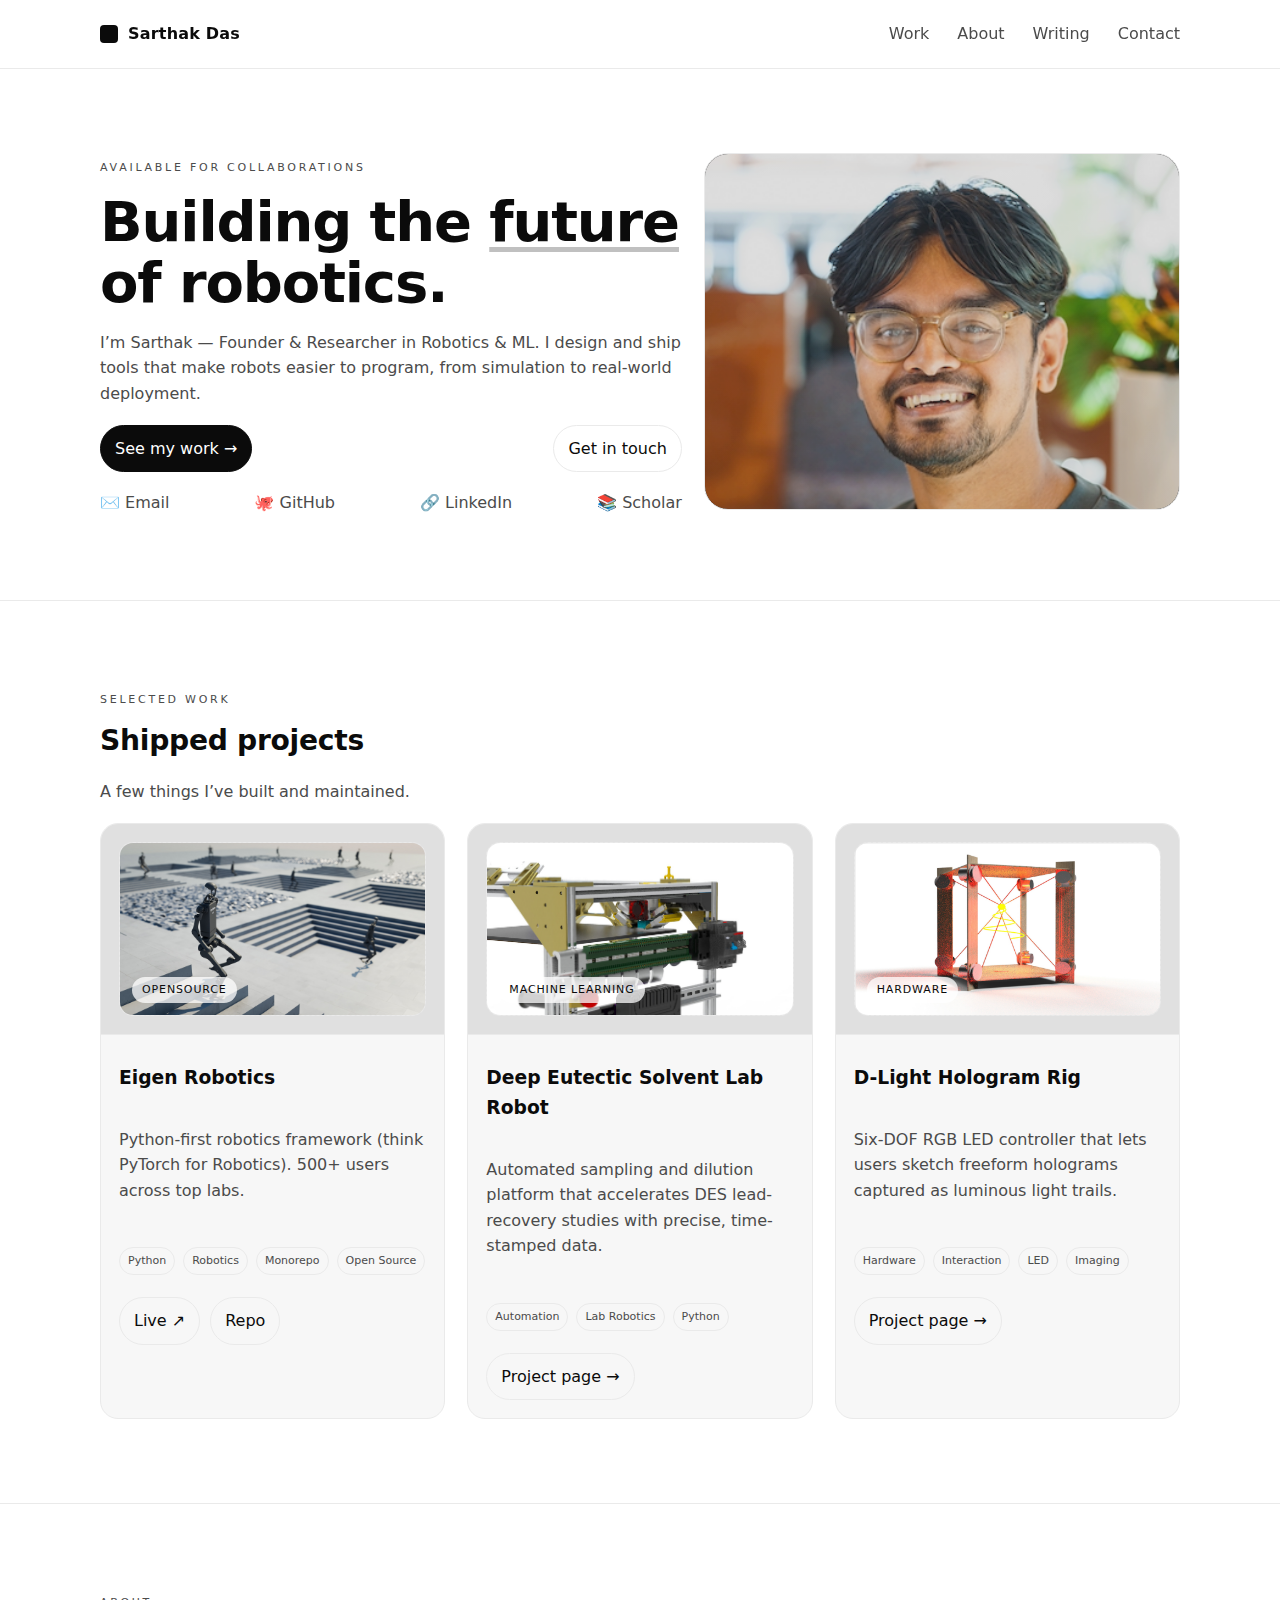
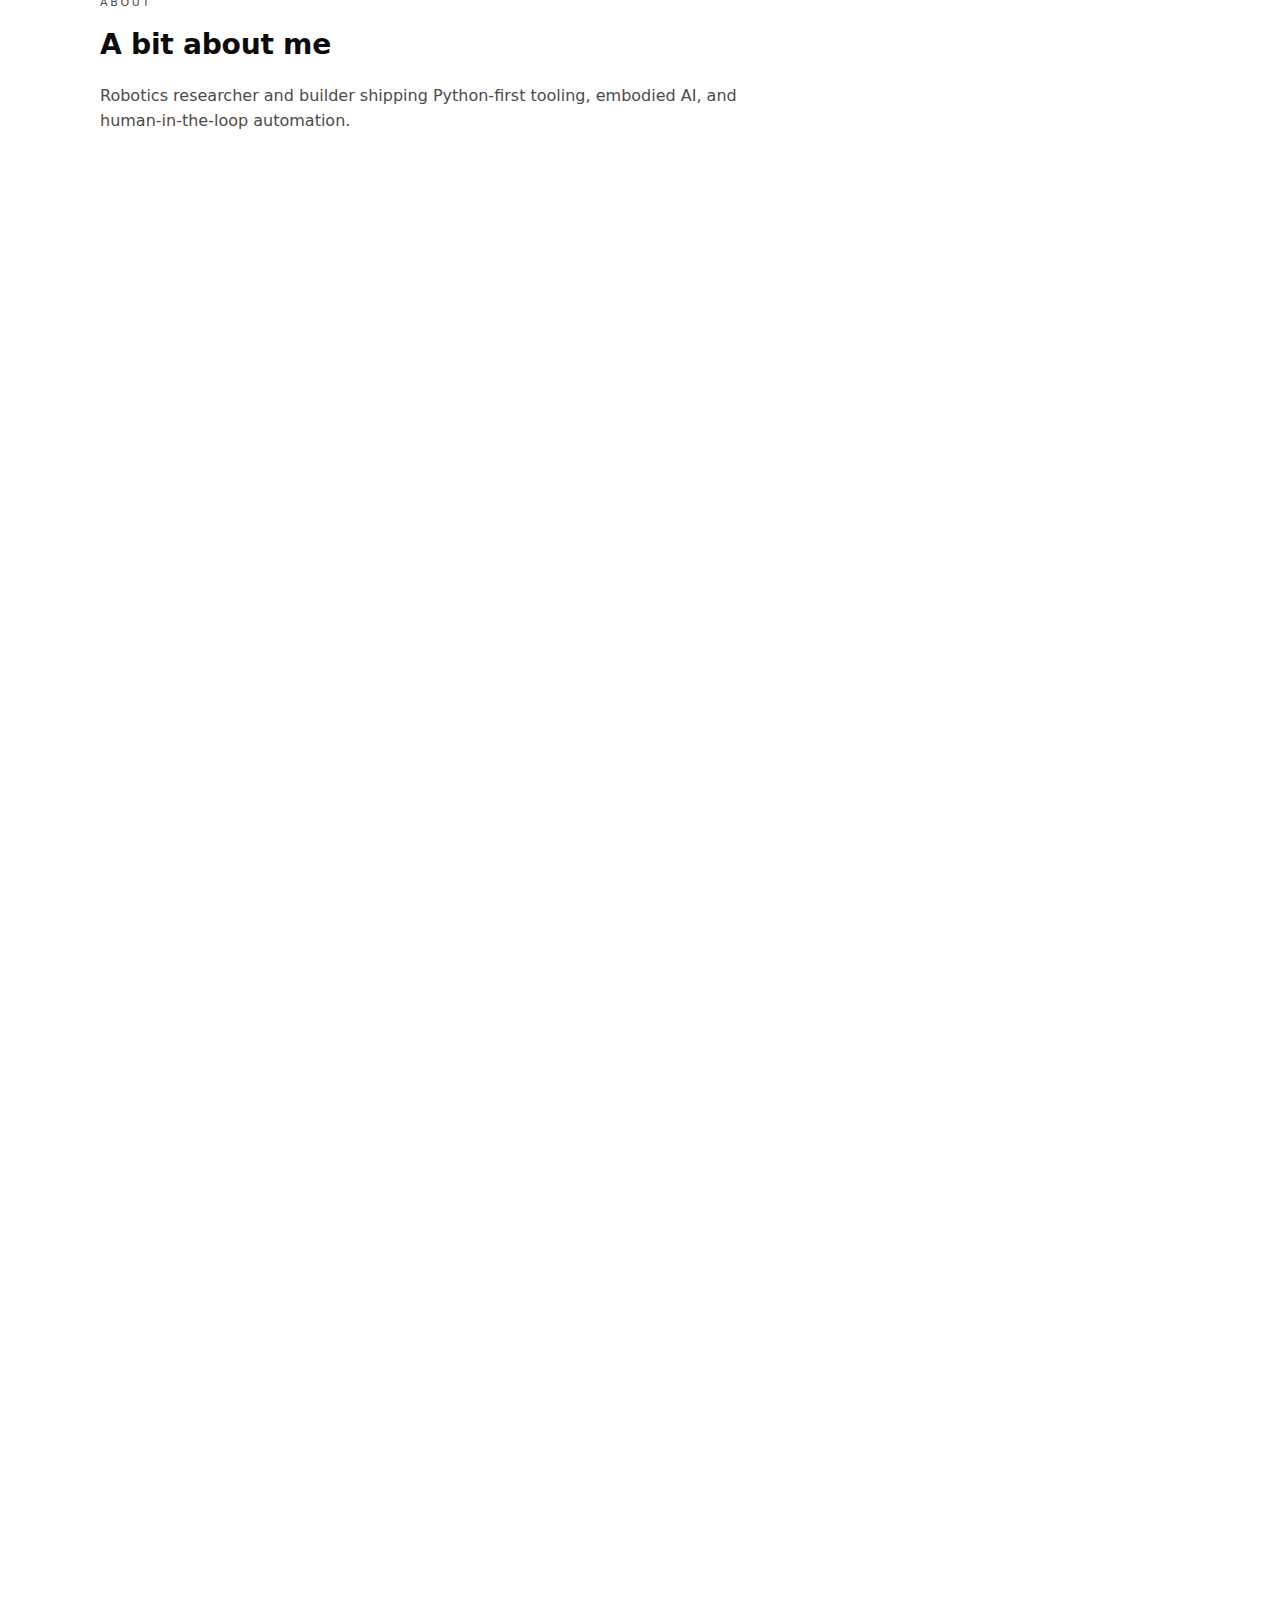
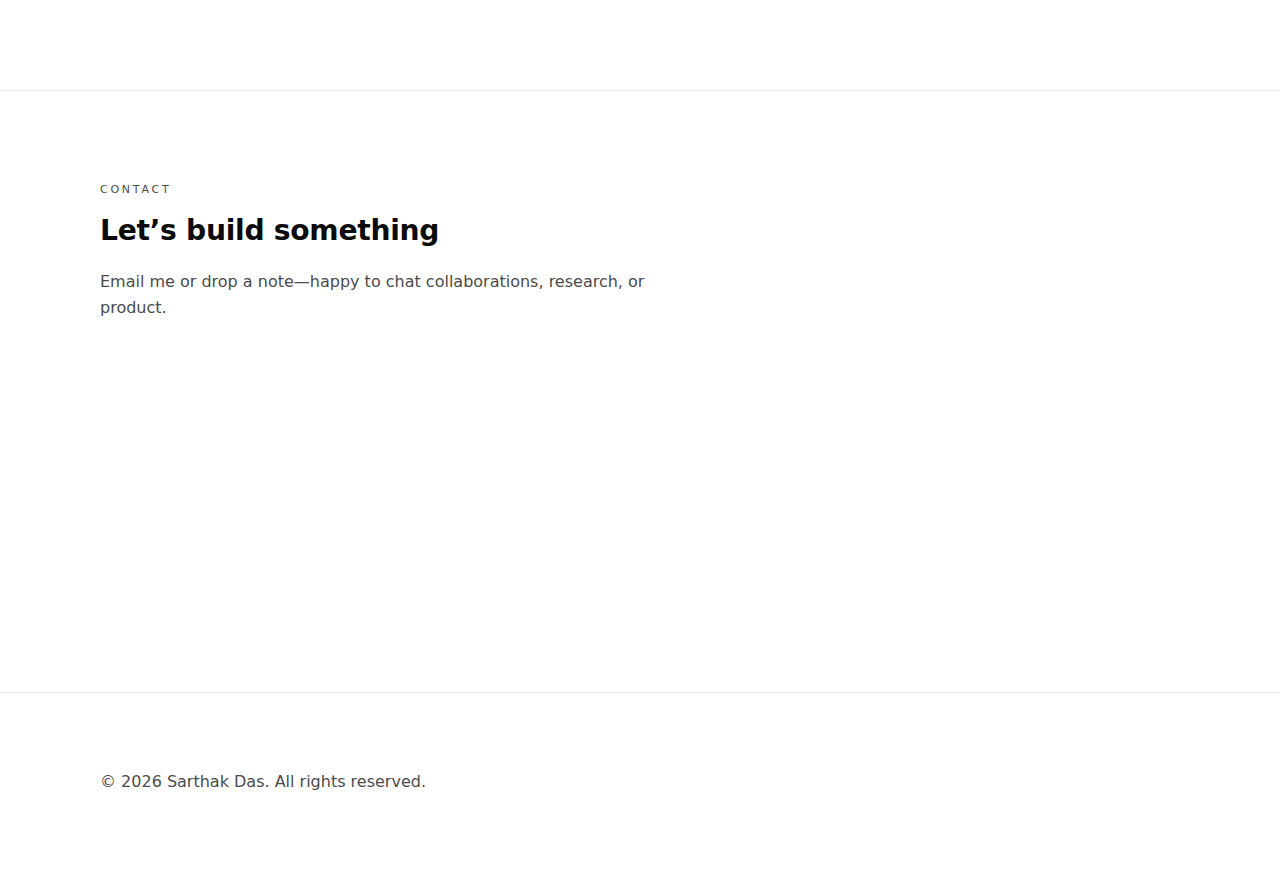
<file: index.html>
<!doctype html>
<html lang="en">
<head>
  <meta charset="utf-8" />
  <meta name="viewport" content="width=device-width, initial-scale=1" />
  <title>Sarthak Das</title>
  <meta name="description" content="Sarthak Das — Robotics and ML Researcher" />
  <meta property="og:title" content="Sarthak Das — Portfolio" />
  <meta property="og:description" content="Founder & researcher building Python‑first robotics tools." />
  <meta name="theme-color" content="#0b0b0b" />
  <link rel="stylesheet" href="assets/css/main.css" />
</head>
<body>
  <!-- Nav -->
  <nav class="nav">
    <div class="container nav-inner">
      <a href="#home" class="brand"><span class="brand-mark"></span><span>Sarthak Das</span></a>
      <div class="nav-links" id="navLinks">
        <a href="#work" class="muted">Work</a>
        <a href="#about" class="muted">About</a>
        <a href="#writing" class="muted">Writing</a>
        <a href="#contact" class="muted">Contact</a>
      </div>
      <button class="menu" id="openMenu" aria-label="Menu" title="Menu">☰</button>
    </div>
  </nav>

  <!-- Mobile sheet -->
  <div id="mobilePanel" aria-hidden="true">
    <div class="sheet">
      <div class="row" style="margin-bottom:14px;">
        <strong>Menu</strong>
        <button class="btn" id="closeMenu">Close</button>
      </div>
      <div class="stack">
        <a href="#work" class="muted" onclick="hideMenu()">Work</a>
        <a href="#about" class="muted" onclick="hideMenu()">About</a>
        <a href="#writing" class="muted" onclick="hideMenu()">Writing</a>
        <a href="#contact" class="muted" onclick="hideMenu()">Contact</a>
      </div>
    </div>
  </div>

  <!-- Hero -->
  <section id="home">
    <div class="container grid grid-2">
      <div>
        <span class="eyebrow">Available for collaborations</span>
        <h1>Building the <span style="text-decoration:underline; text-decoration-color:#7777; text-underline-offset:6px;"> future</span> of robotics.</h1>
        <p class="lead">I’m Sarthak — Founder & Researcher in Robotics & ML. I design and ship tools that make robots easier to program, from simulation to real‑world deployment.</p>
        <div class="row" style="margin-top:18px; gap:12px;">
          <a class="btn btn-primary" href="#work">See my work →</a>
          <a class="btn" href="#contact">Get in touch</a>
        </div>
        <div class="row muted" style="margin-top:18px; gap:18px;">
          <a class="muted" href="mailto:me@sarthakdas.com" aria-label="Email">✉️ Email</a>
          <a class="muted" href="https://github.com/sarthakdas " target="_blank" rel="noreferrer" aria-label="GitHub">🐙 GitHub</a>
          <a class="muted" href="https://www.linkedin.com/in/sarthakdas4/" target="_blank" rel="noreferrer" aria-label="LinkedIn">🔗 LinkedIn</a>
          <a class="muted" href="https://scholar.google.com/citations?user=wOfNRY4AAAAJ&amp;hl=en&amp;oi=sra" target="_blank" rel="noreferrer" aria-label="Google Scholar">📚 Scholar</a>
          <!-- <a class="muted" href="https://www.eigen-robotics.com" target="_blank" rel="noreferrer" aria-label="Website">🌐 Website</a> -->
        </div>
      </div>
      <div>
        <div class="hero-visual reveal">
          <img src="assets/images/headshot.png" alt="Add your hero image here" loading="lazy" />
          <!-- <div class="halo"></div> -->
        </div>
      </div>
    </div>
  </section>

  <!-- Work -->
  <section id="work">
    <div class="container">
      <span class="eyebrow">Selected Work</span>
      <h2>Shipped projects</h2>
      <p class="lead">A few things I’ve built and maintained.</p>
      <div class="grid grid-3" style="margin-top:18px;">
        <!-- Card 1 -->
        <article class="card reveal">
          <div class="card-media">
            <div class="media-frame ratio ratio-16x9" data-label="OpenSource">
              <img src="assets/images/Eigen-robotics.jpg" alt="Eigen Robotics project cover placeholder" loading="lazy" />
            </div>
          </div>
          <div class="card-body">
            <h3 style="margin:10px 0 6px;">Eigen Robotics</h3>
            <p class="muted">Python‑first robotics framework (think PyTorch for Robotics). 500+ users across top labs.</p>
            <div class="row" style="margin:16px 0 10px; gap:8px; flex-wrap:wrap; justify-content:flex-start;">
              <span class="tag">Python</span><span class="tag">Robotics</span><span class="tag">Monorepo</span><span class="tag">Open Source</span>
            </div>
            <div class="row" style="justify-content:flex-start; gap:10px; flex-wrap:wrap;">
              <a class="btn" href="https://www.eigen-robotics.com" target="_blank" rel="noreferrer">Live ↗</a>
              <a class="btn btn-ghost" href="https://github.com/Eigen-Robotics/Eigen-Robotics" target="_blank" rel="noreferrer">Repo</a>
            </div>
          </div>
        </article>
        <!-- Card 4 -->
        <article class="card reveal">
          <div class="card-media">
            <div class="media-frame ratio ratio-16x9" data-label="Machine Learning">
              <img src="assets/images/RobotICP.png" alt="Automated Deep Eutectic Solvent sampling robot" loading="lazy" />
            </div>
          </div>
          <div class="card-body">
            <h3 style="margin:10px 0 6px;">Deep Eutectic Solvent Lab Robot</h3>
            <p class="muted">Automated sampling and dilution platform that accelerates DES lead-recovery studies with precise, time-stamped data.</p>
            <div class="row" style="margin:16px 0 10px; gap:8px; flex-wrap:wrap; justify-content:flex-start;">
              <span class="tag">Automation</span><span class="tag">Lab Robotics</span><span class="tag">Python</span>
            </div>
            <div class="row" style="justify-content:flex-start; gap:10px; flex-wrap:wrap;">
              <a class="btn" href="projects/deep-eutectic-robot.html">Project page →</a>
            </div>
          </div>
        </article>
        <!-- Card 5 -->
        <article class="card reveal">
          <div class="card-media">
            <div class="media-frame ratio ratio-16x9" data-label="Hardware">
              <img src="assets/images/D-Light.png" alt="Long-exposure light painting from the D-Light hologram rig" loading="lazy" />
            </div>
          </div>
          <div class="card-body">
            <h3 style="margin:10px 0 6px;">D-Light Hologram Rig</h3>
            <p class="muted">Six-DOF RGB LED controller that lets users sketch freeform holograms captured as luminous light trails.</p>
            <div class="row" style="margin:16px 0 10px; gap:8px; flex-wrap:wrap; justify-content:flex-start;">
              <span class="tag">Hardware</span><span class="tag">Interaction</span><span class="tag">LED</span><span class="tag">Imaging</span>
            </div>
            <div class="row" style="justify-content:flex-start; gap:10px; flex-wrap:wrap;">
              <a class="btn" href="projects/d-light.html">Project page →</a>
            </div>
          </div>
        </article>
      </div>
    </div>
  </section>

  <!-- About -->
  <section id="about">
    <div class="container grid" style="gap:24px;">
      <div>
        <span class="eyebrow">About</span>
        <h2>A bit about me</h2>
        <p class="lead">Robotics researcher and builder shipping Python-first tooling, embodied AI, and human-in-the-loop automation.</p>
      </div>
      <div class="grid grid-2" style="gap:24px;">
        <article class="card reveal">
          <div class="card-body">
            <h3 style="margin:0 0 6px;">Background</h3>
            <p class="muted">Robotics tooling across research labs, startups, and manufacturing floors.</p>
            <ul class="list">
              <li>Robotics research scientist at Huawei, building Ark and pushing in-context learning.</li>
              <li>Founder and operator across YC Start-up School and Imperial Chocolate, blending hardware, ML, and experience design.</li>
              <li>Hands-on with autonomy stacks, perception, and LLM-driven robotics from concept to deployment.</li>
            </ul>
          </div>
        </article>
        <article class="card reveal">
          <div class="card-body">
            <h3 style="margin:0 0 6px;">Education</h3>
            <p class="muted">Imperial College London.</p>
            <ul class="list">
              <li>MSc Computer Science (Robotics & Machine Learning)</li>
              <li>BEng Design Engineering</li>
            </ul>
          </div>
        </article>
      </div>
      <div class="grid grid-2" style="gap:24px;">
        <article class="card reveal">
          <div class="card-body">
            <h3 style="margin:0 0 6px;">Research & Papers</h3>
            <p class="muted">Open-source contributions advancing robot learning.</p>
            <ul class="list">
              <li><a class="muted" href="https://arxiv.org/pdf/2506.21628" target="_blank" rel="noreferrer">ARK: An Open-source Python-based Framework for Robot Learning</a>.</li>
              <li><a class="muted" href="https://openpyro-a1.github.io" target="_blank" rel="noreferrer">OpenPyro-A1: Cheap Bimanual Robot</a>.</li>
            </ul>
          </div>
        </article>
      </div>

      <div class="grid" style="gap:22px;">
        <article class="card reveal"><div class="card-body">
          <div class="row"><strong>Robotics Research Scientist</strong><span class="muted">Huawei · Oct 2024—Present</span></div>
          <ul class="list">
            <li>Lead the design and development of <a class="muted" href="https://github.com/Robotics-Ark/ark_framework" target="_blank" rel="noreferrer">Ark</a>, a lightweight Python-first robotics framework adopted at Imperial, UCL, and TUM with 1,000+ downloads.</li>
            <li>Engineered no-code pipelines to collect, train, and deploy Pi0 and OpenVLA models for manipulation fleets.</li>
            <li>Developed an active-learning system identification workflow using Bayesian optimization to estimate object mass within +/- 100 g.</li>
          </ul>
        </div></article>
        <!-- <article class="card reveal"><div class="card-body">
          <div class="row"><strong>Founder, Start-up School</strong><span class="muted">Y Combinator · Jun 2025—Jul 2025</span></div>
          <ul class="list">
            <li>Advised by Fei-Fei Li and Chelsea Finn on commercialising robotic software informed by emerging research.</li>
            <li>Selected as one of the top researchers and entrepreneurs shaping next-generation robotics companies.</li>
          </ul>
        </div></article> -->
        <article class="card reveal"><div class="card-body">
          <div class="row"><strong>Robotic Systems (R&amp;D) Engineer</strong><span class="muted">PerkinElmer · Apr 2023—Jul 2023</span></div>
          <ul class="list">
            <li>Built an 85% accuracy labware deck verification model using PyTorch, TensorFlow, and OpenCV on AWS production lines.</li>
            <li>Delivered microliter-precision liquid level detection via U-Net segmentation to unlock automated QC.</li>
            <li>Planned a federated ML strategy aligned with FDA guidance for deployment across 1,000+ instruments.</li>
          </ul>
        </div></article>
        <article class="card reveal"><div class="card-body">
          <div class="row"><strong>Founder</strong><span class="muted">Imperial Chocolate · Apr 2022—Present</span></div>
          <ul class="list">
            <li>Craft exclusive chocolate experiences for world-leading universities and Diageo, celebrating rare cacao.</li>
            <li>Collaborate with designers and chocolatiers serving the Royal Family, Bill Gates and Elon Musk.</li>
          </ul>
        </div></article>
      </div>
    </div>
  </section>

  <!-- Writing -->
  <!-- <section id="writing">
    <div class="container">
      <span class="eyebrow">Writing</span>
      <h2>Essays & notes</h2>
      <p class="lead">Occasional thoughts on robotics, product, and research.</p>
      <div class="grid grid-2" style="gap:22px; margin-top:18px;">
        <article class="card reveal">
          <div class="card-media">
            <div class="media-frame ratio ratio-16x9" data-label="Article cover">
              <img src="assets/images/placeholder.svg" alt="Three codebases post cover placeholder" loading="lazy" />
            </div>
          </div>
          <div class="card-body">
            <h3 style="margin:0 0 6px;">The Three‑Codebases Problem in Robotics</h3>
            <p class="muted">Why sim A (train), sim B (validate), and real robots fracture teams—and how to fix it.</p>
            <a class="btn btn-ghost" href="writing/three-codebases.html">Read →</a>
          </div>
        </article>
        <article class="card reveal">
          <div class="card-media">
            <div class="media-frame ratio ratio-16x9" data-label="Article cover">
              <img src="assets/images/placeholder.svg" alt="Python-first robotics notes cover placeholder" loading="lazy" />
            </div>
          </div>
          <div class="card-body">
            <h3 style="margin:0 0 6px;">Python‑First Robotics: Design Notes</h3>
            <p class="muted">Architectural decisions behind a unified node‑based robotics stack.</p>
            <a class="btn btn-ghost" href="writing/python-first.html">Read →</a>
          </div>
        </article>
      </div>
    </div>
  </section> -->

  <!-- Contact -->
  <section id="contact">
    <div class="container grid grid-2">
      <article>
        <span class="eyebrow">Contact</span>
        <h2>Let’s build something</h2>
        <p class="lead">Email me or drop a note—happy to chat collaborations, research, or product.</p>
        <form class="reveal" onsubmit="event.preventDefault(); alert('Thanks! I\'ll get back to you.');" style="margin-top:14px;">
          <div class="grid" style="gap:12px;">
            <input required placeholder="Your name" style="padding:12px 14px; border-radius:12px; border:1px solid var(--line); background:var(--surface); color:var(--text);" />
            <input required type="email" placeholder="Your email" style="padding:12px 14px; border-radius:12px; border:1px solid var(--line); background:var(--surface); color:var(--text);" />
            <textarea required rows="6" placeholder="Tell me a bit about your project…" style="padding:12px 14px; border-radius:12px; border:1px solid var(--line); background:var(--surface); color:var(--text);"></textarea>
            <button class="btn btn-primary" type="submit">Send</button>
          </div>
        </form>
      </article>
      <article class="reveal">
        <div class="grid" style="gap:12px; margin-top:28px;">
          <a class="link-tile" href="mailto:sarthak@example.com"><span>✉️ sarthak@example.com</span><span>↗</span></a>
          <a class="link-tile" href="https://github.com/" target="_blank" rel="noreferrer"><span>🐙 github.com/sarthak</span><span>↗</span></a>
          <a class="link-tile" href="https://www.linkedin.com/" target="_blank" rel="noreferrer"><span>🔗 linkedin.com/in/sarthak</span><span>↗</span></a>
          <a class="link-tile" href="https://scholar.google.com/citations?user=wOfNRY4AAAAJ&amp;hl=en&amp;oi=sra" target="_blank" rel="noreferrer"><span>📚 scholar.google.com/wOfNRY4</span><span>↗</span></a>
        </div>
      </article>
    </div>
  </section>

  <footer>
    <div class="container row">
      <p>© <span id="year"></span> Sarthak Das. All rights reserved.</p>
      <!-- <div style="display:flex; gap:18px;">
        <a class="muted" href="legal/privacy.html">Privacy</a>
        <a class="muted" href="legal/terms.html">Terms</a>
        <a class="muted" href="legal/imprint.html">Imprint</a>
      </div> -->
    </div>
  </footer>

  <script src="assets/js/main.js" defer></script>
</body>
</html>
</file>
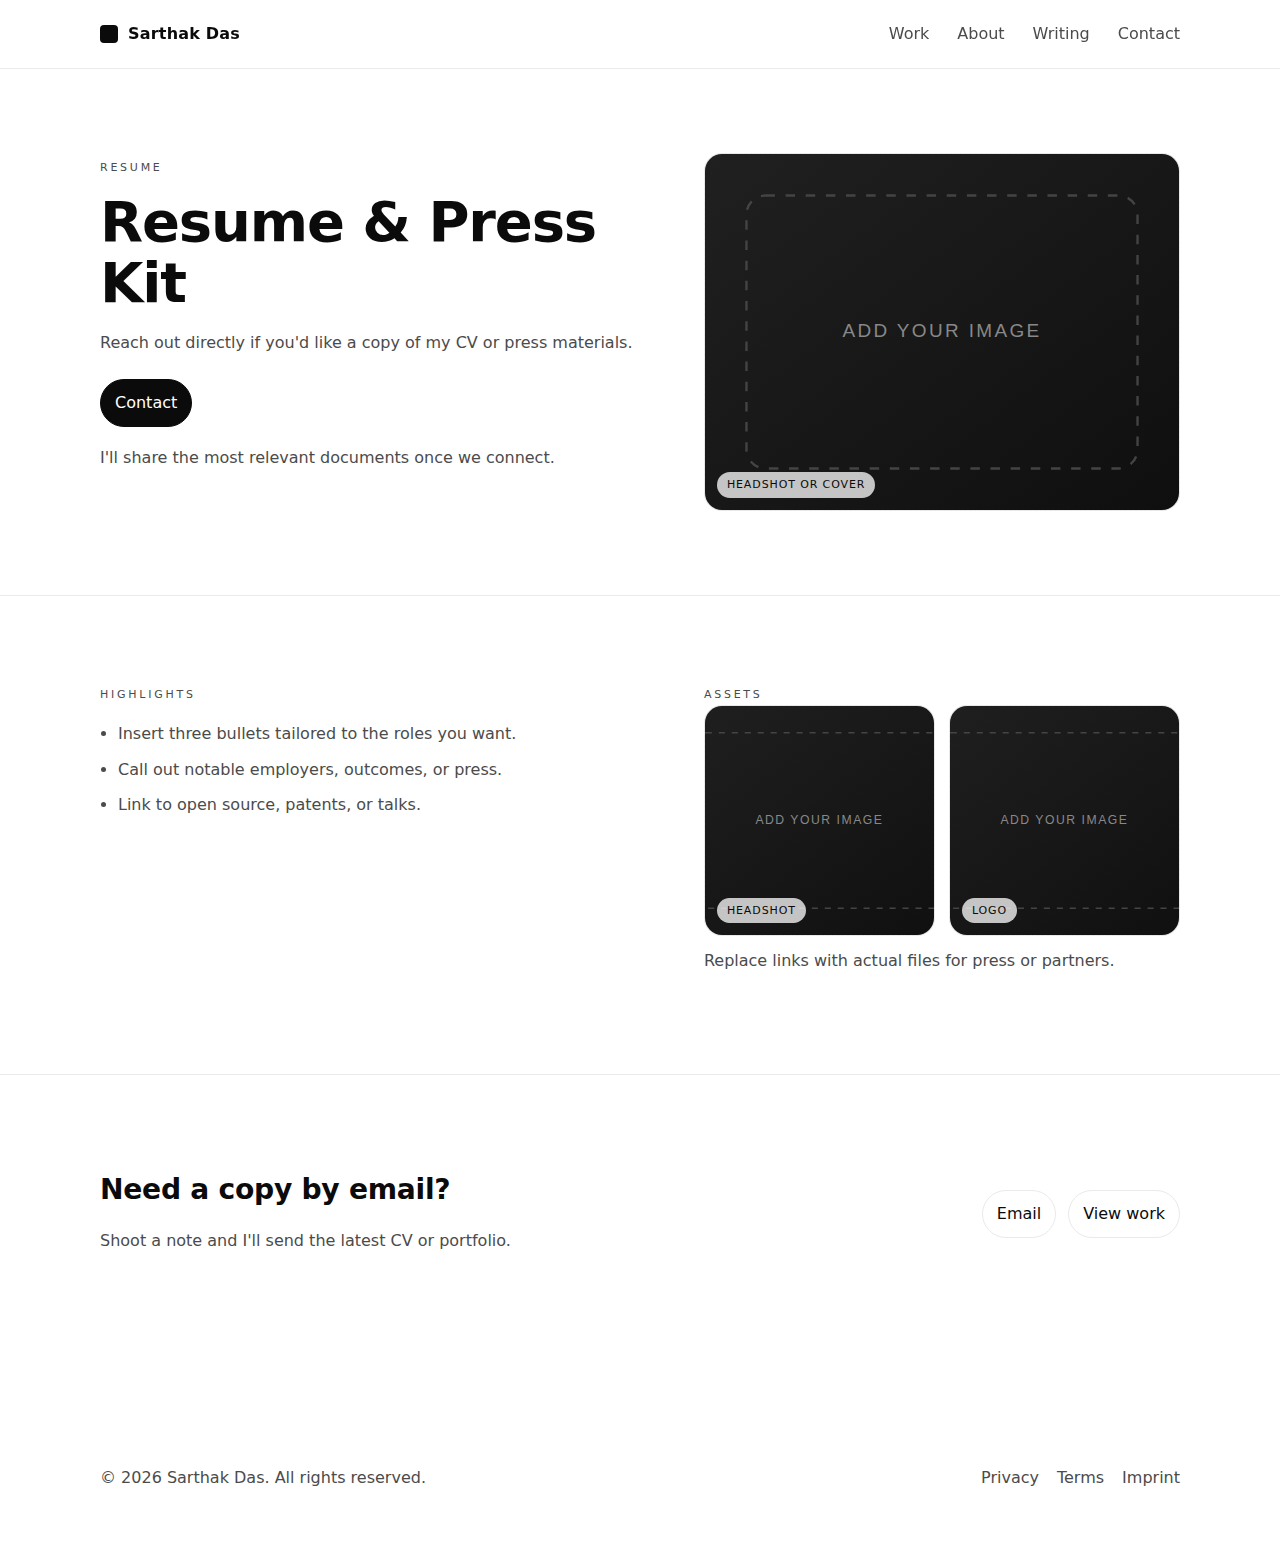
<file: resume.html>
<!doctype html>
<html lang="en">
<head>
  <meta charset="utf-8" />
  <meta name="viewport" content="width=device-width, initial-scale=1" />
  <title>Resume & Downloads — Sarthak Das</title>
  <meta name="description" content="Request the latest CV or press materials from Sarthak Das." />
  <meta property="og:title" content="Resume & Downloads — Sarthak Das" />
  <meta property="og:description" content="Request the latest CV or press materials from Sarthak Das." />
  <link rel="stylesheet" href="assets/css/main.css" />
</head>
<body>

<!-- Nav -->
<nav class="nav">
  <div class="container nav-inner">
    <a href="index.html#home" class="brand"><span class="brand-mark"></span><span>Sarthak Das</span></a>
    <div class="nav-links" id="navLinks">
      <a href="index.html#work" class="muted">Work</a>
      <a href="index.html#about" class="muted">About</a>
      <a href="index.html#writing" class="muted">Writing</a>
      <a href="index.html#contact" class="muted">Contact</a>
    </div>
    <button class="menu" id="openMenu" aria-label="Menu" title="Menu">☰</button>
  </div>
</nav>

<!-- Mobile sheet -->
<div id="mobilePanel" aria-hidden="true">
  <div class="sheet">
    <div class="row" style="margin-bottom:14px;">
      <strong>Menu</strong>
      <button class="btn" id="closeMenu">Close</button>
    </div>
    <div class="stack">
      <a href="index.html#work" class="muted" onclick="hideMenu()">Work</a>
      <a href="index.html#about" class="muted" onclick="hideMenu()">About</a>
      <a href="index.html#writing" class="muted" onclick="hideMenu()">Writing</a>
      <a href="index.html#contact" class="muted" onclick="hideMenu()">Contact</a>
    </div>
  </div>
</div>

<main>
  <section class="page-hero">
    <div class="container grid grid-2">
      <div>
        <span class="eyebrow">Resume</span>
        <h1>Resume & Press Kit</h1>
        <p class="lead">Reach out directly if you'd like a copy of my CV or press materials.</p>
        <div class="row" style="gap:12px; flex-wrap:wrap; margin-top:24px;">
          <a class="btn btn-primary" href="index.html#contact">Contact</a>
        </div>
        <p class="muted" style="margin-top:18px;">I'll share the most relevant documents once we connect.</p>
      </div>
      <div class="media-frame ratio ratio-4x3" data-label="Headshot or cover">
        <img src="assets/images/placeholder.svg" alt="Resume cover placeholder" loading="lazy" />
      </div>
    </div>
  </section>

  <section>
    <div class="container grid grid-2" style="align-items:flex-start;">
      <article>
        <span class="eyebrow">Highlights</span>
        <ul class="list">
          <li>Insert three bullets tailored to the roles you want.</li>
          <li>Call out notable employers, outcomes, or press.</li>
          <li>Link to open source, patents, or talks.</li>
        </ul>
      </article>
      <article>
        <span class="eyebrow">Assets</span>
        <div class="media-grid">
          <a class="media-frame ratio ratio-1x1" data-label="Headshot" href="assets/images/placeholder.svg">
            <img src="assets/images/placeholder.svg" alt="Headshot placeholder" loading="lazy" />
          </a>
          <a class="media-frame ratio ratio-1x1" data-label="Logo" href="assets/images/placeholder.svg">
            <img src="assets/images/placeholder.svg" alt="Logo placeholder" loading="lazy" />
          </a>
        </div>
        <p class="muted" style="margin-top:12px;">Replace links with actual files for press or partners.</p>
      </article>
    </div>
  </section>

  <section class="section-cta">
    <div class="container row">
      <div>
        <h2>Need a copy by email?</h2>
        <p class="muted">Shoot a note and I'll send the latest CV or portfolio.</p>
      </div>
      <div class="row" style="gap:12px; flex-wrap:wrap;">
        <a class="btn" href="mailto:me@sarthakdas.com">Email</a>
        <a class="btn btn-ghost" href="index.html#work">View work</a>
      </div>
    </div>
  </section>
</main>

<footer>
  <div class="container row">
    <p>© <span id="year"></span> Sarthak Das. All rights reserved.</p>
    <div style="display:flex; gap:18px;">
      <a class="muted" href="legal/privacy.html">Privacy</a>
      <a class="muted" href="legal/terms.html">Terms</a>
      <a class="muted" href="legal/imprint.html">Imprint</a>
    </div>
  </div>
</footer>

  <script src="assets/js/main.js" defer></script>
</body>
</html>
</file>
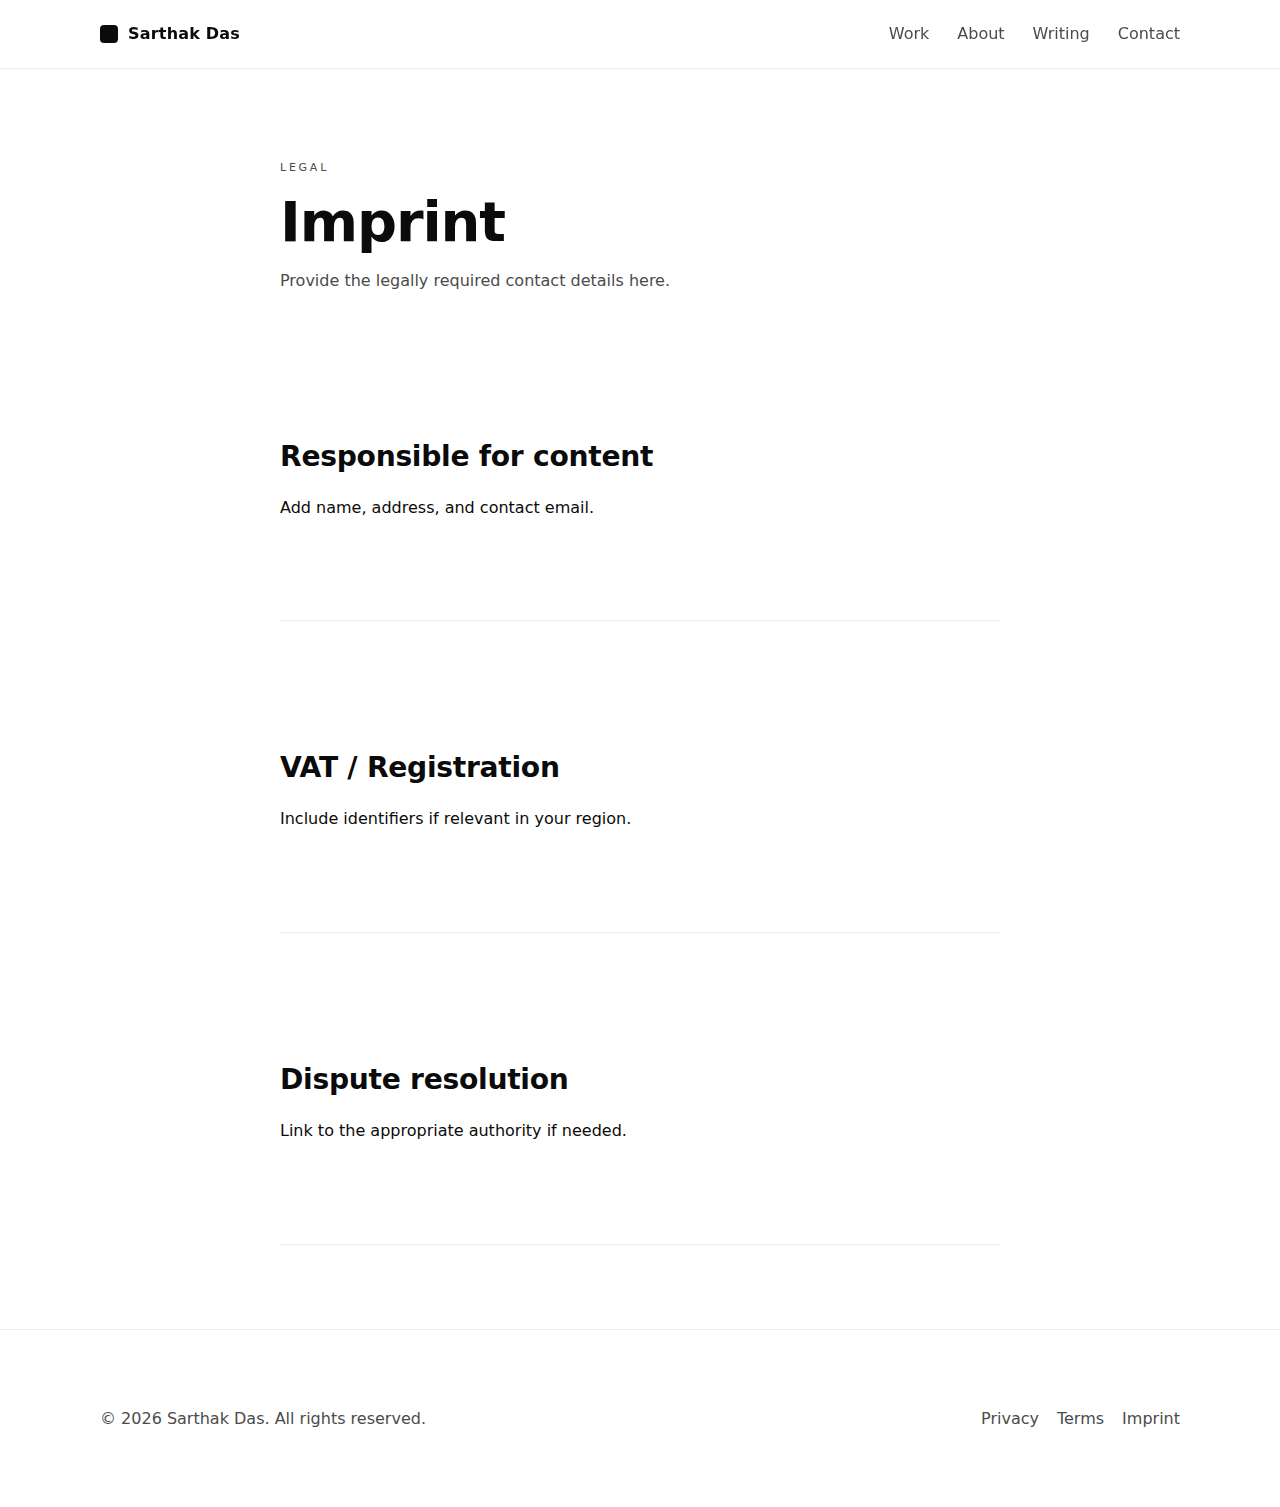
<file: legal/imprint.html>
<!doctype html>
<html lang="en">
<head>
  <meta charset="utf-8" />
  <meta name="viewport" content="width=device-width, initial-scale=1" />
  <title>Imprint — Sarthak Das</title>
  <meta name="description" content="Imprint template for jurisdictions that require it." />
  <meta property="og:title" content="Imprint — Sarthak Das" />
  <meta property="og:description" content="Imprint template for jurisdictions that require it." />
  <link rel="stylesheet" href="../assets/css/main.css" />
</head>
<body>

<!-- Nav -->
<nav class="nav">
  <div class="container nav-inner">
    <a href="../index.html#home" class="brand"><span class="brand-mark"></span><span>Sarthak Das</span></a>
    <div class="nav-links" id="navLinks">
      <a href="../index.html#work" class="muted">Work</a>
      <a href="../index.html#about" class="muted">About</a>
      <a href="../index.html#writing" class="muted">Writing</a>
      <a href="../index.html#contact" class="muted">Contact</a>
    </div>
    <button class="menu" id="openMenu" aria-label="Menu" title="Menu">☰</button>
  </div>
</nav>

<!-- Mobile sheet -->
<div id="mobilePanel" aria-hidden="true">
  <div class="sheet">
    <div class="row" style="margin-bottom:14px;">
      <strong>Menu</strong>
      <button class="btn" id="closeMenu">Close</button>
    </div>
    <div class="stack">
      <a href="../index.html#work" class="muted" onclick="hideMenu()">Work</a>
      <a href="../index.html#about" class="muted" onclick="hideMenu()">About</a>
      <a href="../index.html#writing" class="muted" onclick="hideMenu()">Writing</a>
      <a href="../index.html#contact" class="muted" onclick="hideMenu()">Contact</a>
    </div>
  </div>
</div>

<main>
  <section style="padding:84px 0; border-bottom:1px solid var(--line);">
    <div class="container" style="max-width:760px; display:grid; gap:32px;">
      <header>
        <span class="eyebrow">Legal</span>
        <h1>Imprint</h1>
        <p class="lead">Provide the legally required contact details here.</p>
      </header>

      <section>
        <h2>Responsible for content</h2>
        <p>Add name, address, and contact email.</p>
      </section>

      <section>
        <h2>VAT / Registration</h2>
        <p>Include identifiers if relevant in your region.</p>
      </section>

      <section>
        <h2>Dispute resolution</h2>
        <p>Link to the appropriate authority if needed.</p>
      </section>
    </div>
  </section>
</main>

<footer>
  <div class="container row">
    <p>© <span id="year"></span> Sarthak Das. All rights reserved.</p>
    <div style="display:flex; gap:18px;">
      <a class="muted" href="../legal/privacy.html">Privacy</a>
      <a class="muted" href="../legal/terms.html">Terms</a>
      <a class="muted" href="../legal/imprint.html">Imprint</a>
    </div>
  </div>
</footer>

  <script src="../assets/js/main.js" defer></script>
</body>
</html>
</file>
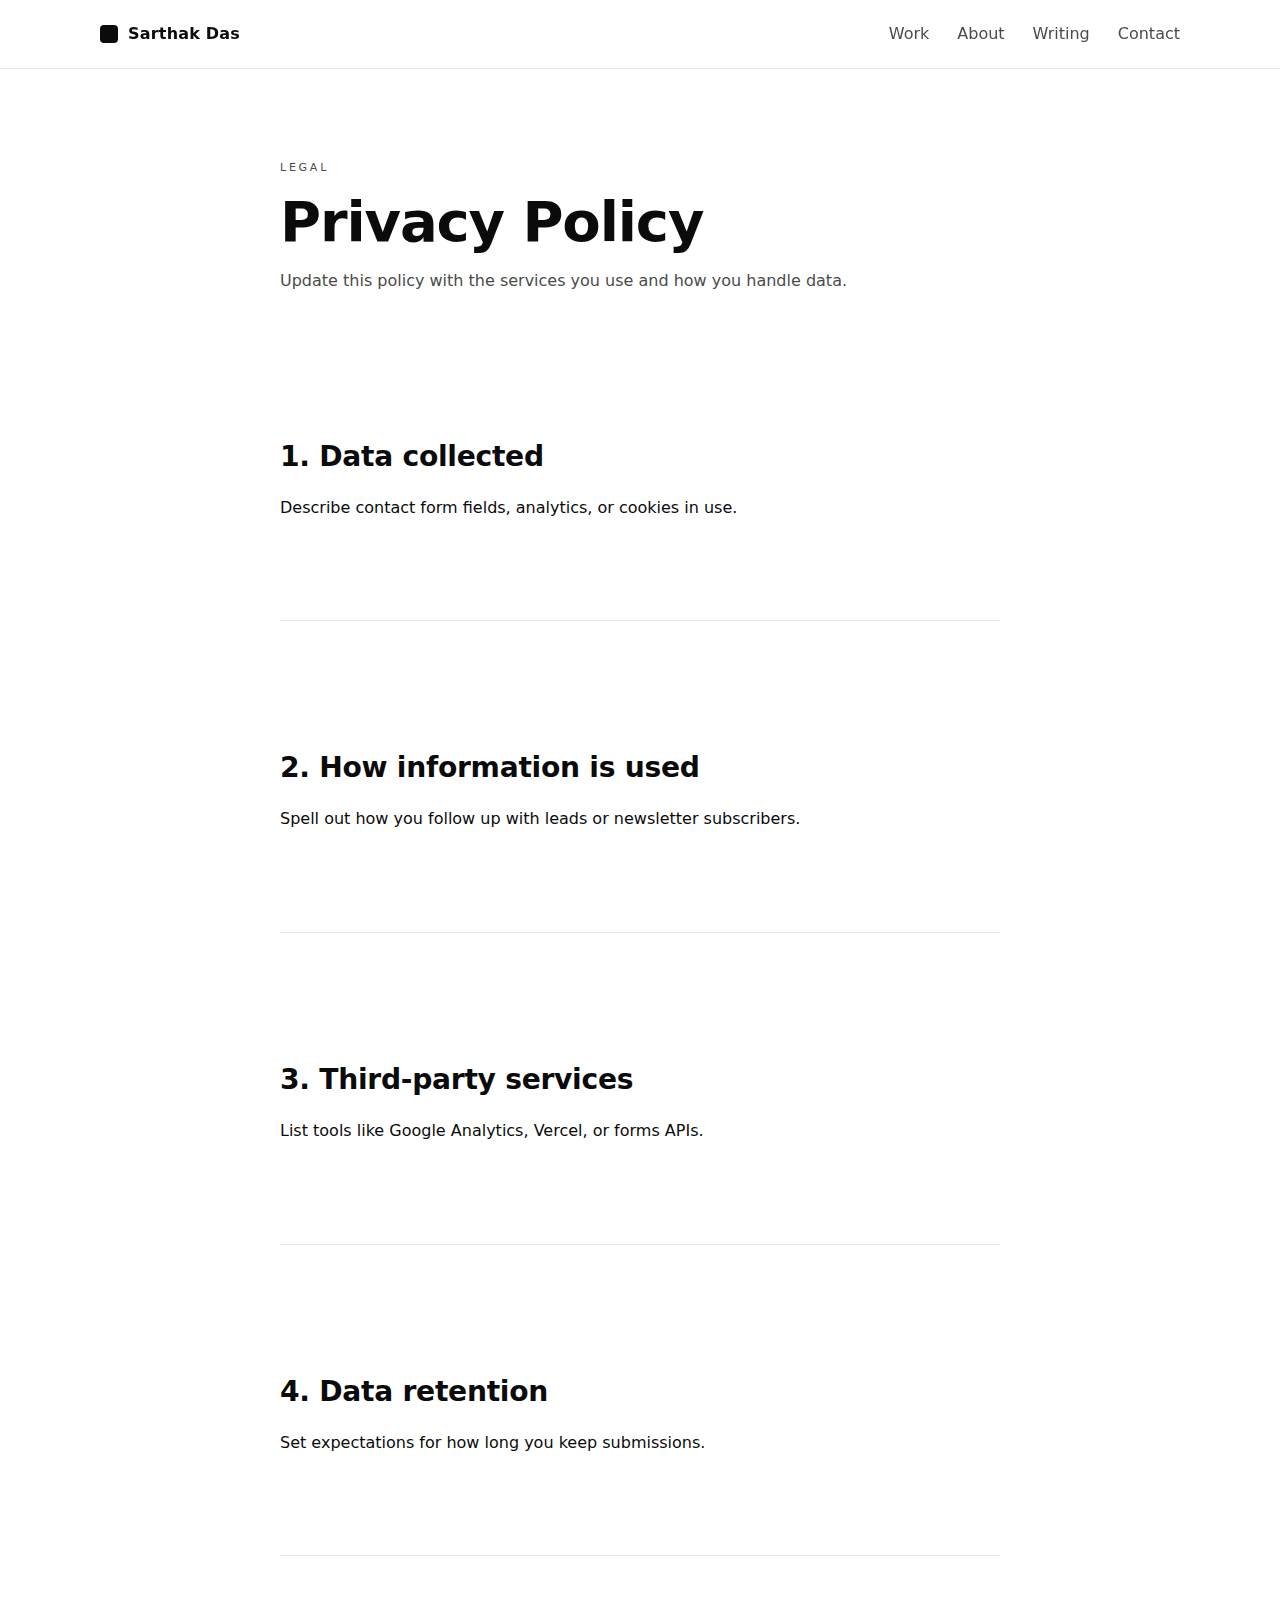
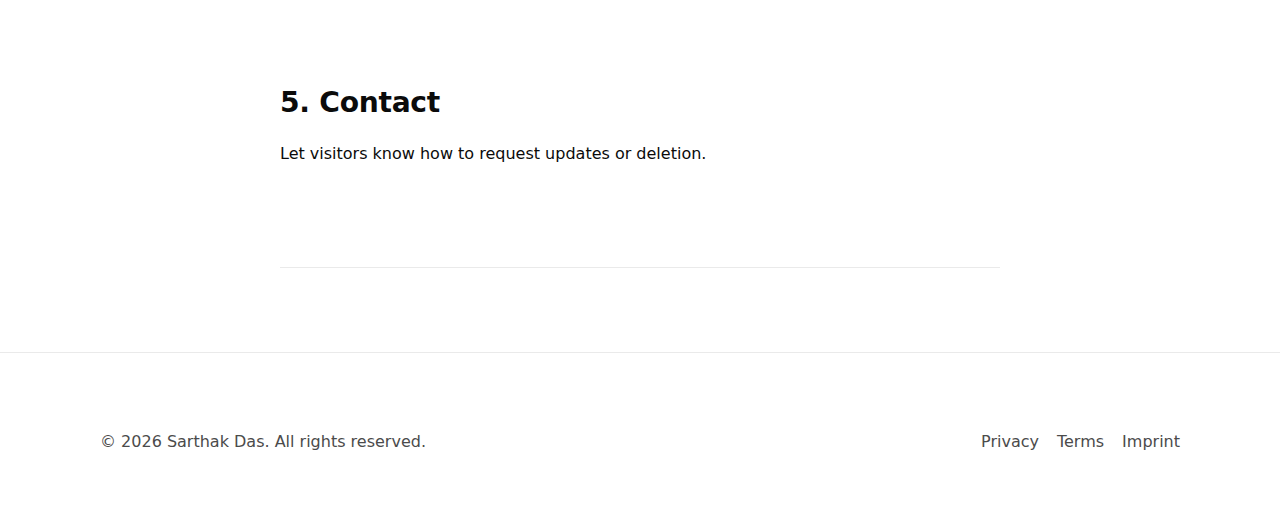
<file: legal/privacy.html>
<!doctype html>
<html lang="en">
<head>
  <meta charset="utf-8" />
  <meta name="viewport" content="width=device-width, initial-scale=1" />
  <title>Privacy Policy — Sarthak Das</title>
  <meta name="description" content="Privacy policy template for Sarthak Das." />
  <meta property="og:title" content="Privacy Policy — Sarthak Das" />
  <meta property="og:description" content="Privacy policy template for Sarthak Das." />
  <link rel="stylesheet" href="../assets/css/main.css" />
</head>
<body>

<!-- Nav -->
<nav class="nav">
  <div class="container nav-inner">
    <a href="../index.html#home" class="brand"><span class="brand-mark"></span><span>Sarthak Das</span></a>
    <div class="nav-links" id="navLinks">
      <a href="../index.html#work" class="muted">Work</a>
      <a href="../index.html#about" class="muted">About</a>
      <a href="../index.html#writing" class="muted">Writing</a>
      <a href="../index.html#contact" class="muted">Contact</a>
    </div>
    <button class="menu" id="openMenu" aria-label="Menu" title="Menu">☰</button>
  </div>
</nav>

<!-- Mobile sheet -->
<div id="mobilePanel" aria-hidden="true">
  <div class="sheet">
    <div class="row" style="margin-bottom:14px;">
      <strong>Menu</strong>
      <button class="btn" id="closeMenu">Close</button>
    </div>
    <div class="stack">
      <a href="../index.html#work" class="muted" onclick="hideMenu()">Work</a>
      <a href="../index.html#about" class="muted" onclick="hideMenu()">About</a>
      <a href="../index.html#writing" class="muted" onclick="hideMenu()">Writing</a>
      <a href="../index.html#contact" class="muted" onclick="hideMenu()">Contact</a>
    </div>
  </div>
</div>

<main>
  <section style="padding:84px 0; border-bottom:1px solid var(--line);">
    <div class="container" style="max-width:760px; display:grid; gap:32px;">
      <header>
        <span class="eyebrow">Legal</span>
        <h1>Privacy Policy</h1>
        <p class="lead">Update this policy with the services you use and how you handle data.</p>
      </header>

      <section>
        <h2>1. Data collected</h2>
        <p>Describe contact form fields, analytics, or cookies in use.</p>
      </section>

      <section>
        <h2>2. How information is used</h2>
        <p>Spell out how you follow up with leads or newsletter subscribers.</p>
      </section>

      <section>
        <h2>3. Third-party services</h2>
        <p>List tools like Google Analytics, Vercel, or forms APIs.</p>
      </section>

      <section>
        <h2>4. Data retention</h2>
        <p>Set expectations for how long you keep submissions.</p>
      </section>

      <section>
        <h2>5. Contact</h2>
        <p>Let visitors know how to request updates or deletion.</p>
      </section>
    </div>
  </section>
</main>

<footer>
  <div class="container row">
    <p>© <span id="year"></span> Sarthak Das. All rights reserved.</p>
    <div style="display:flex; gap:18px;">
      <a class="muted" href="../legal/privacy.html">Privacy</a>
      <a class="muted" href="../legal/terms.html">Terms</a>
      <a class="muted" href="../legal/imprint.html">Imprint</a>
    </div>
  </div>
</footer>

  <script src="../assets/js/main.js" defer></script>
</body>
</html>
</file>
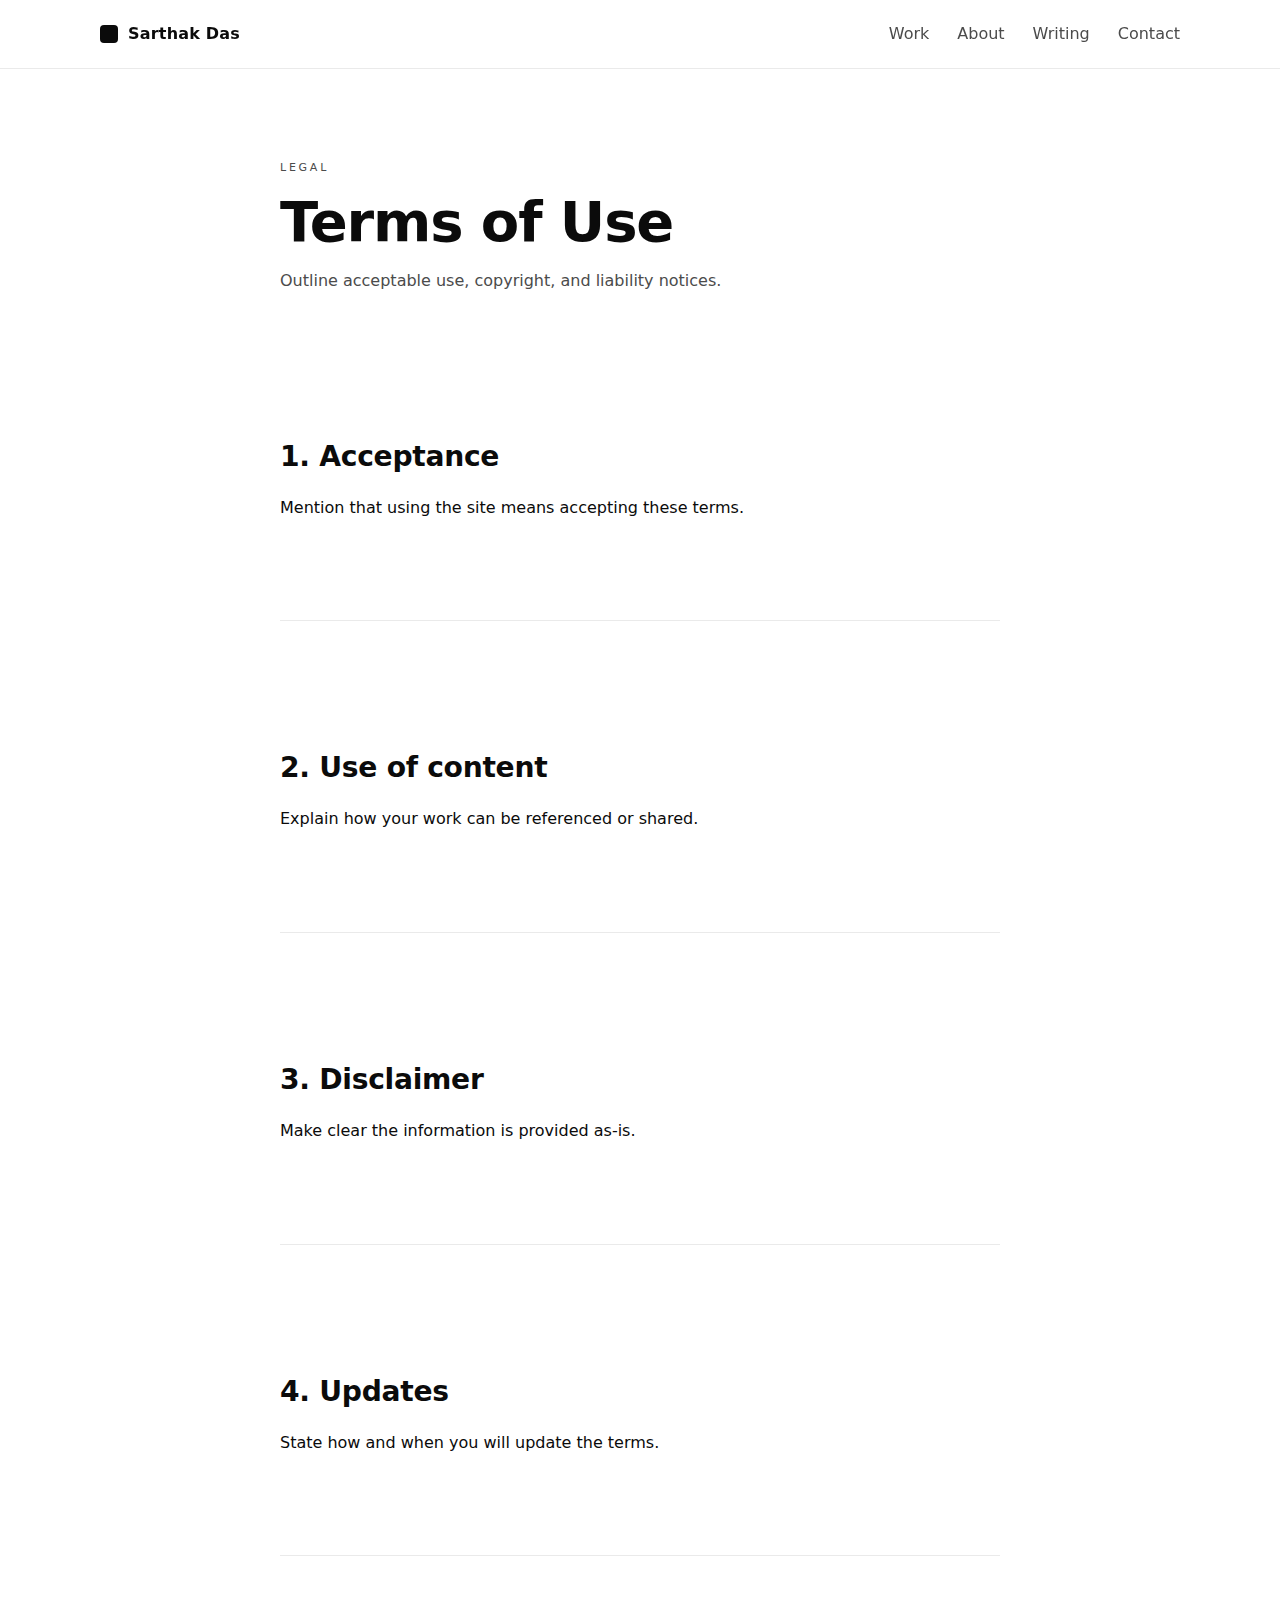
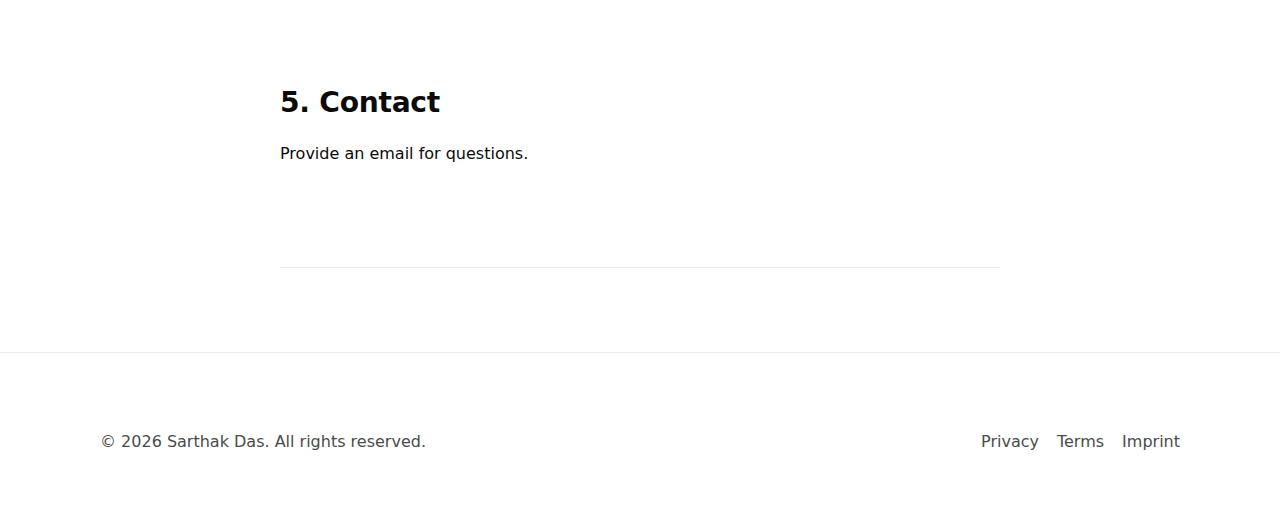
<file: legal/terms.html>
<!doctype html>
<html lang="en">
<head>
  <meta charset="utf-8" />
  <meta name="viewport" content="width=device-width, initial-scale=1" />
  <title>Terms of Use — Sarthak Das</title>
  <meta name="description" content="Terms of use template for Sarthak Das." />
  <meta property="og:title" content="Terms of Use — Sarthak Das" />
  <meta property="og:description" content="Terms of use template for Sarthak Das." />
  <link rel="stylesheet" href="../assets/css/main.css" />
</head>
<body>

<!-- Nav -->
<nav class="nav">
  <div class="container nav-inner">
    <a href="../index.html#home" class="brand"><span class="brand-mark"></span><span>Sarthak Das</span></a>
    <div class="nav-links" id="navLinks">
      <a href="../index.html#work" class="muted">Work</a>
      <a href="../index.html#about" class="muted">About</a>
      <a href="../index.html#writing" class="muted">Writing</a>
      <a href="../index.html#contact" class="muted">Contact</a>
    </div>
    <button class="menu" id="openMenu" aria-label="Menu" title="Menu">☰</button>
  </div>
</nav>

<!-- Mobile sheet -->
<div id="mobilePanel" aria-hidden="true">
  <div class="sheet">
    <div class="row" style="margin-bottom:14px;">
      <strong>Menu</strong>
      <button class="btn" id="closeMenu">Close</button>
    </div>
    <div class="stack">
      <a href="../index.html#work" class="muted" onclick="hideMenu()">Work</a>
      <a href="../index.html#about" class="muted" onclick="hideMenu()">About</a>
      <a href="../index.html#writing" class="muted" onclick="hideMenu()">Writing</a>
      <a href="../index.html#contact" class="muted" onclick="hideMenu()">Contact</a>
    </div>
  </div>
</div>

<main>
  <section style="padding:84px 0; border-bottom:1px solid var(--line);">
    <div class="container" style="max-width:760px; display:grid; gap:32px;">
      <header>
        <span class="eyebrow">Legal</span>
        <h1>Terms of Use</h1>
        <p class="lead">Outline acceptable use, copyright, and liability notices.</p>
      </header>

      <section>
        <h2>1. Acceptance</h2>
        <p>Mention that using the site means accepting these terms.</p>
      </section>

      <section>
        <h2>2. Use of content</h2>
        <p>Explain how your work can be referenced or shared.</p>
      </section>

      <section>
        <h2>3. Disclaimer</h2>
        <p>Make clear the information is provided as-is.</p>
      </section>

      <section>
        <h2>4. Updates</h2>
        <p>State how and when you will update the terms.</p>
      </section>

      <section>
        <h2>5. Contact</h2>
        <p>Provide an email for questions.</p>
      </section>
    </div>
  </section>
</main>

<footer>
  <div class="container row">
    <p>© <span id="year"></span> Sarthak Das. All rights reserved.</p>
    <div style="display:flex; gap:18px;">
      <a class="muted" href="../legal/privacy.html">Privacy</a>
      <a class="muted" href="../legal/terms.html">Terms</a>
      <a class="muted" href="../legal/imprint.html">Imprint</a>
    </div>
  </div>
</footer>

  <script src="../assets/js/main.js" defer></script>
</body>
</html>
</file>
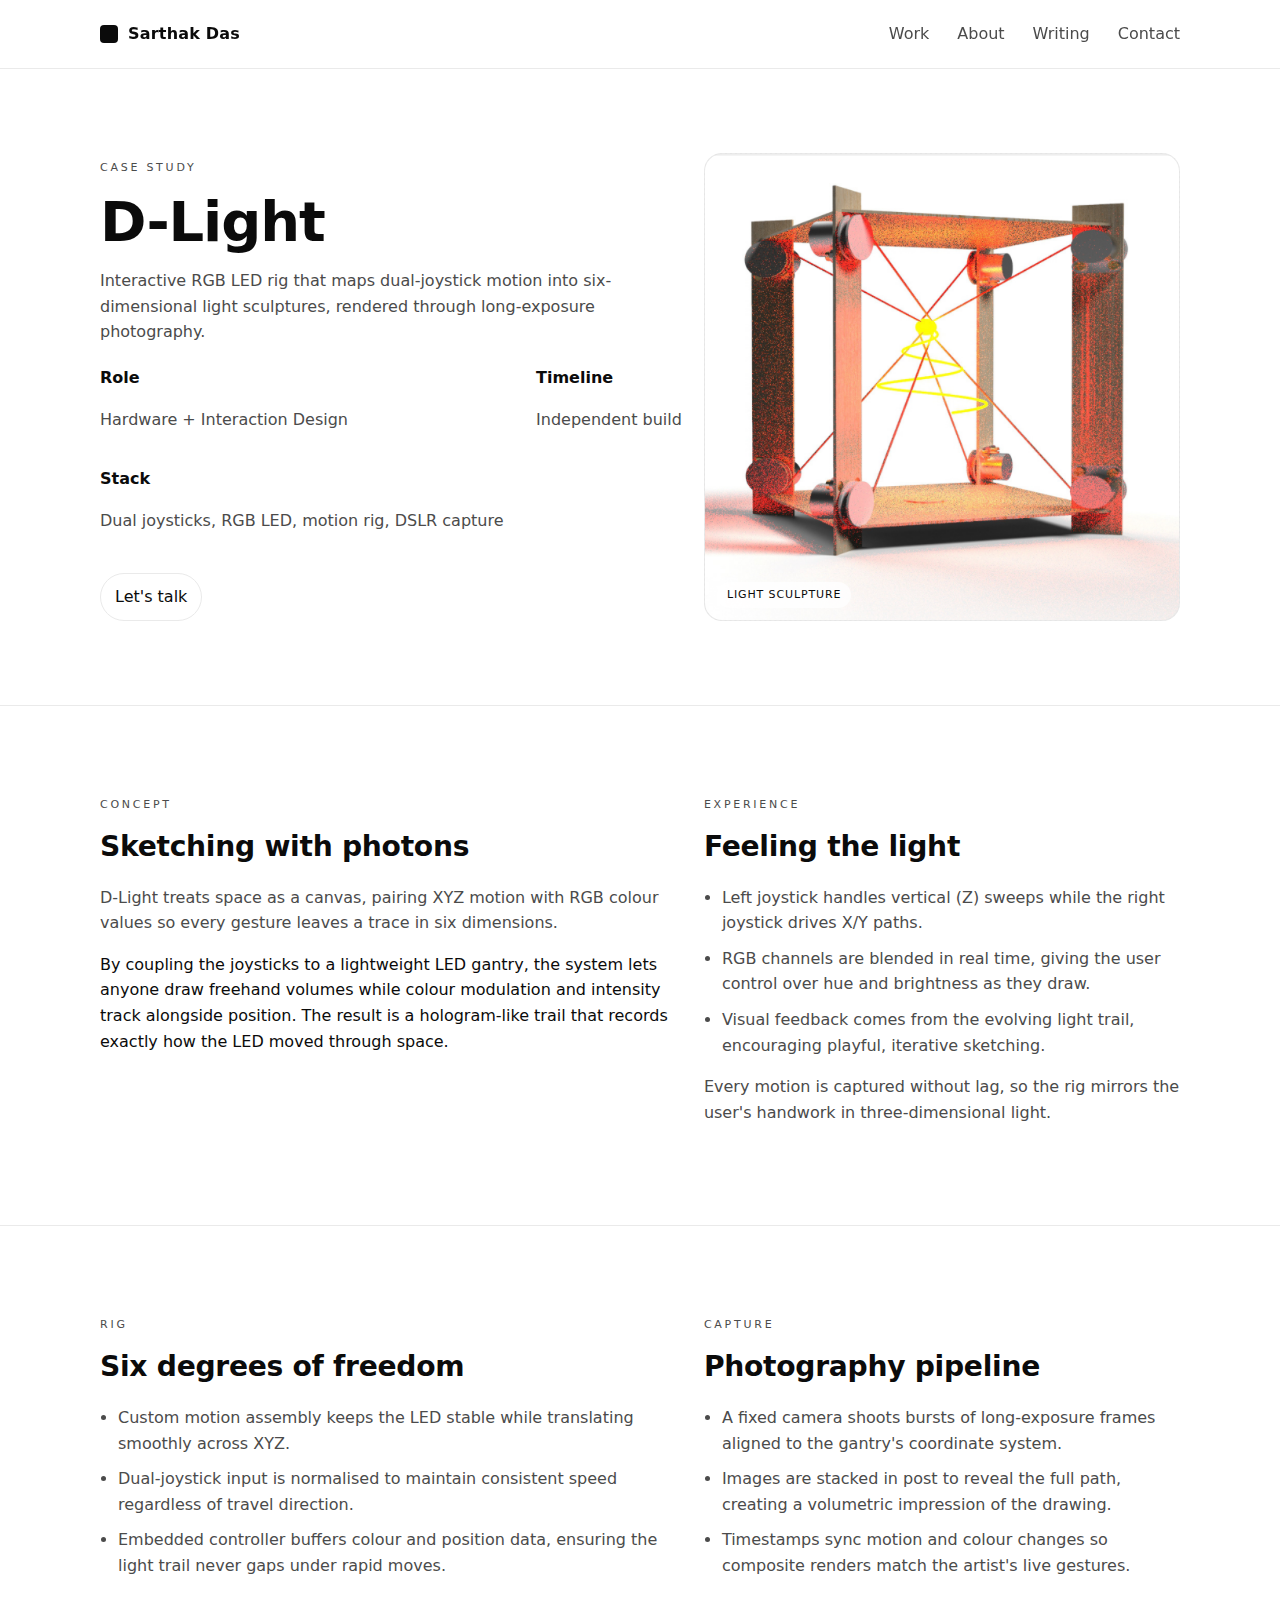
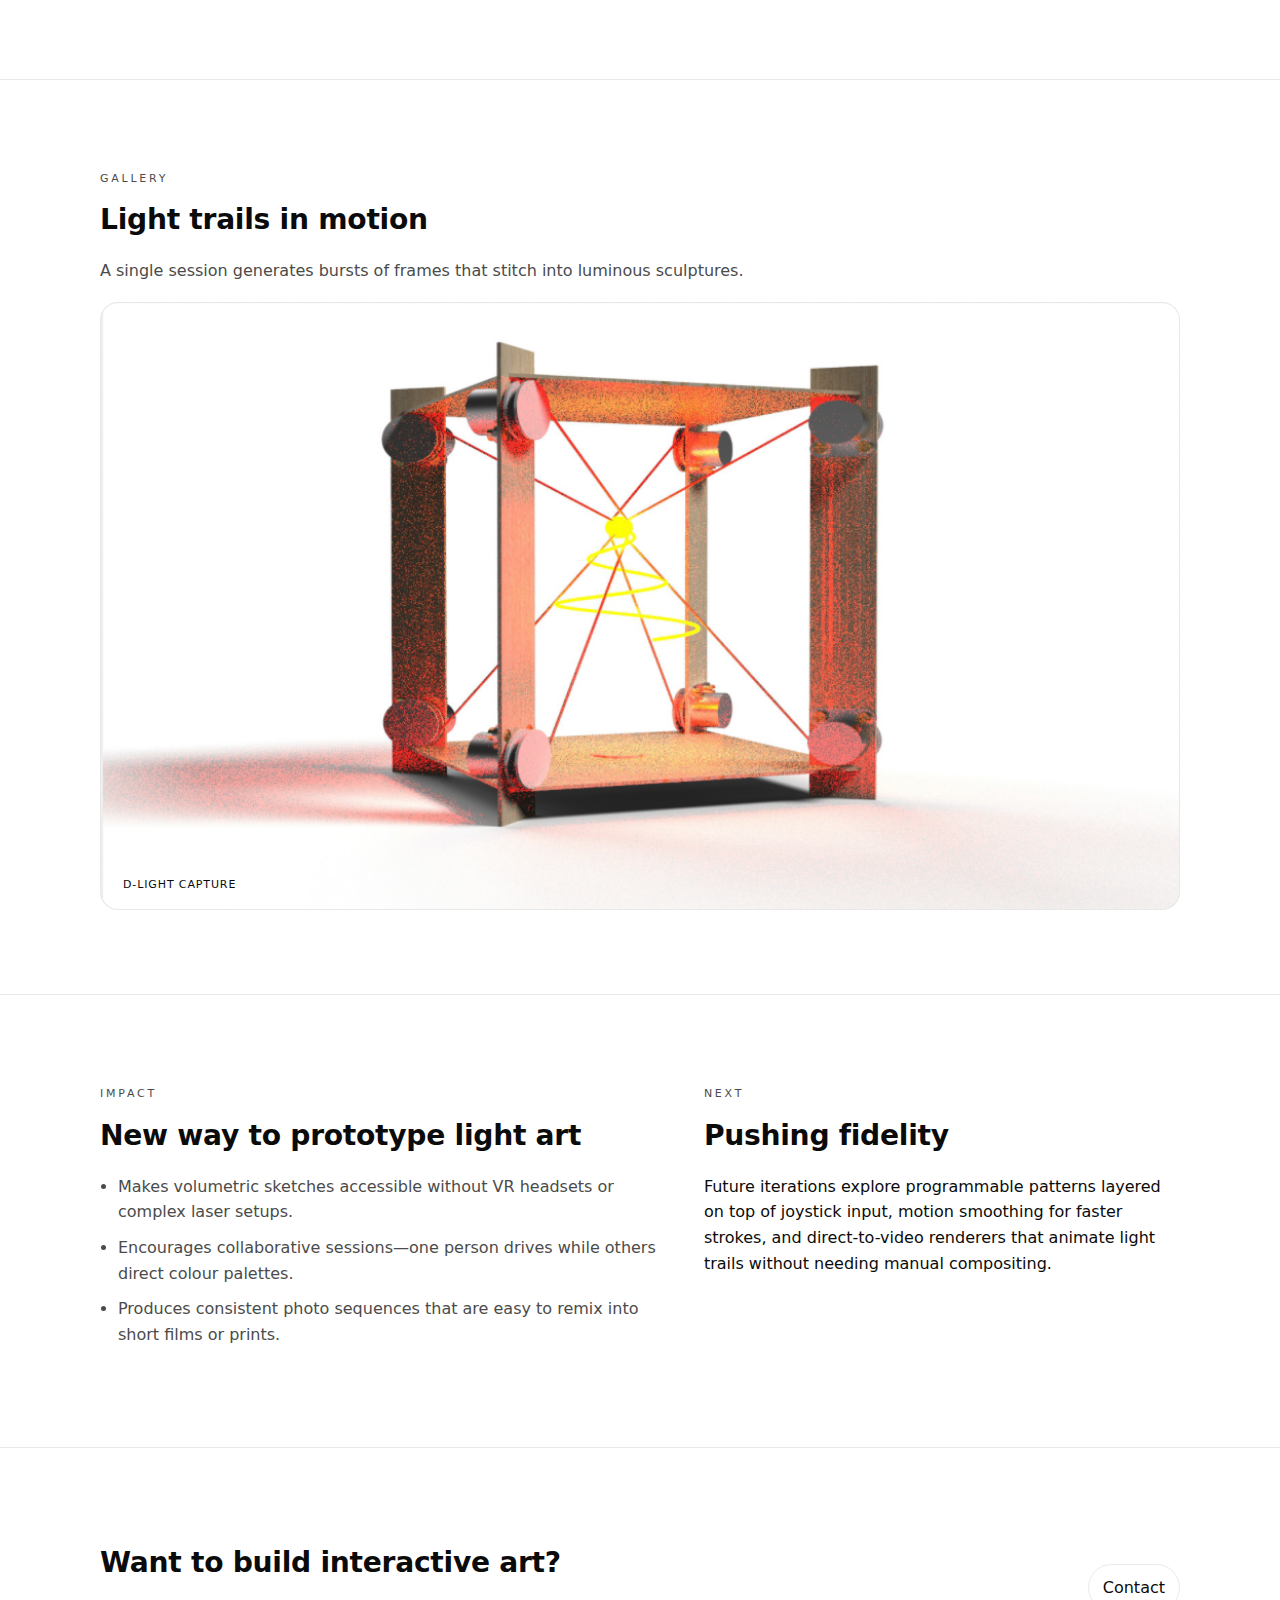
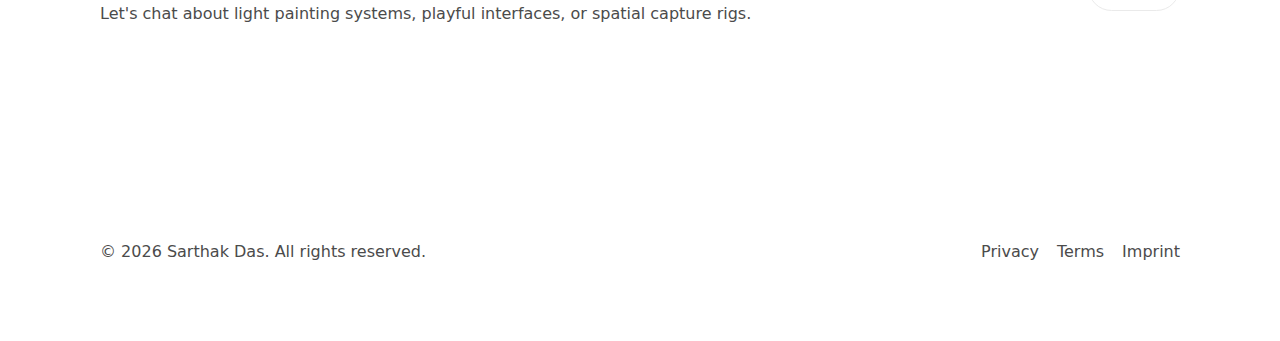
<file: projects/d-light.html>
<!doctype html>
<html lang="en">
<head>
  <meta charset="utf-8" />
  <meta name="viewport" content="width=device-width, initial-scale=1" />
  <title>D-Light — Case Study</title>
  <meta name="description" content="Six-dimensional RGB light painting rig that lets users draw holograms with dual joysticks." />
  <meta property="og:title" content="D-Light — Case Study" />
  <meta property="og:description" content="How D-Light turns dual-joystick input into volumetric light sculptures captured on camera." />
  <link rel="stylesheet" href="../assets/css/main.css" />
</head>
<body>

<!-- Nav -->
<nav class="nav">
  <div class="container nav-inner">
    <a href="../index.html#home" class="brand"><span class="brand-mark"></span><span>Sarthak Das</span></a>
    <div class="nav-links" id="navLinks">
      <a href="../index.html#work" class="muted">Work</a>
      <a href="../index.html#about" class="muted">About</a>
      <a href="../index.html#writing" class="muted">Writing</a>
      <a href="../index.html#contact" class="muted">Contact</a>
    </div>
    <button class="menu" id="openMenu" aria-label="Menu" title="Menu">☰</button>
  </div>
</nav>

<!-- Mobile sheet -->
<div id="mobilePanel" aria-hidden="true">
  <div class="sheet">
    <div class="row" style="margin-bottom:14px;">
      <strong>Menu</strong>
      <button class="btn" id="closeMenu">Close</button>
    </div>
    <div class="stack">
      <a href="../index.html#work" class="muted" onclick="hideMenu()">Work</a>
      <a href="../index.html#about" class="muted" onclick="hideMenu()">About</a>
      <a href="../index.html#writing" class="muted" onclick="hideMenu()">Writing</a>
      <a href="../index.html#contact" class="muted" onclick="hideMenu()">Contact</a>
    </div>
  </div>
</div>

<main>
  <section class="page-hero">
    <div class="container grid grid-2">
      <div>
        <span class="eyebrow">Case Study</span>
        <h1>D-Light</h1>
        <p class="lead">Interactive RGB LED rig that maps dual-joystick motion into six-dimensional light sculptures, rendered through long-exposure photography.</p>
        <div class="row" style="gap:18px; flex-wrap:wrap; margin-top:20px; align-items:flex-start;">
          <div>
            <strong>Role</strong>
            <p class="muted">Hardware + Interaction Design</p>
          </div>
          <div>
            <strong>Timeline</strong>
            <p class="muted">Independent build</p>
          </div>
          <div>
            <strong>Stack</strong>
            <p class="muted">Dual joysticks, RGB LED, motion rig, DSLR capture</p>
          </div>
        </div>
        <div class="row" style="gap:12px; justify-content:flex-start; margin-top:24px; flex-wrap:wrap;">
          <a class="btn" href="../index.html#contact">Let's talk</a>
        </div>
      </div>
      <div class="media-frame ratio ratio-4x3" data-label="Light sculpture">
        <img src="../assets/images/D-Light.png" alt="Composite long-exposure photo produced by the D-Light hologram rig" loading="lazy" />
      </div>
    </div>
  </section>

  <section>
    <div class="container grid grid-2">
      <article>
        <span class="eyebrow">Concept</span>
        <h2>Sketching with photons</h2>
        <p class="lead">D-Light treats space as a canvas, pairing XYZ motion with RGB colour values so every gesture leaves a trace in six dimensions.</p>
        <p>By coupling the joysticks to a lightweight LED gantry, the system lets anyone draw freehand volumes while colour modulation and intensity track alongside position. The result is a hologram-like trail that records exactly how the LED moved through space.</p>
      </article>
      <article>
        <span class="eyebrow">Experience</span>
        <h2>Feeling the light</h2>
        <ul class="list">
          <li>Left joystick handles vertical (Z) sweeps while the right joystick drives X/Y paths.</li>
          <li>RGB channels are blended in real time, giving the user control over hue and brightness as they draw.</li>
          <li>Visual feedback comes from the evolving light trail, encouraging playful, iterative sketching.</li>
        </ul>
        <p class="muted">Every motion is captured without lag, so the rig mirrors the user's handwork in three-dimensional light.</p>
      </article>
    </div>
  </section>

  <section>
    <div class="container grid grid-2">
      <article>
        <span class="eyebrow">Rig</span>
        <h2>Six degrees of freedom</h2>
        <ul class="list">
          <li>Custom motion assembly keeps the LED stable while translating smoothly across XYZ.</li>
          <li>Dual-joystick input is normalised to maintain consistent speed regardless of travel direction.</li>
          <li>Embedded controller buffers colour and position data, ensuring the light trail never gaps under rapid moves.</li>
        </ul>
      </article>
      <article>
        <span class="eyebrow">Capture</span>
        <h2>Photography pipeline</h2>
        <ul class="list">
          <li>A fixed camera shoots bursts of long-exposure frames aligned to the gantry's coordinate system.</li>
          <li>Images are stacked in post to reveal the full path, creating a volumetric impression of the drawing.</li>
          <li>Timestamps sync motion and colour changes so composite renders match the artist's live gestures.</li>
        </ul>
      </article>
    </div>
  </section>

  <section>
    <div class="container">
      <span class="eyebrow">Gallery</span>
      <h2>Light trails in motion</h2>
      <p class="lead">A single session generates bursts of frames that stitch into luminous sculptures.</p>
      <div class="media-grid" style="margin-top:18px;">
        <div class="media-frame ratio ratio-16x9" data-label="D-Light capture">
          <img src="../assets/images/D-Light.png" alt="Stacked long-exposure frames created with D-Light" loading="lazy" />
        </div>
      </div>
    </div>
  </section>

  <section>
    <div class="container grid grid-2">
      <article>
        <span class="eyebrow">Impact</span>
        <h2>New way to prototype light art</h2>
        <ul class="list">
          <li>Makes volumetric sketches accessible without VR headsets or complex laser setups.</li>
          <li>Encourages collaborative sessions—one person drives while others direct colour palettes.</li>
          <li>Produces consistent photo sequences that are easy to remix into short films or prints.</li>
        </ul>
      </article>
      <article>
        <span class="eyebrow">Next</span>
        <h2>Pushing fidelity</h2>
        <p>Future iterations explore programmable patterns layered on top of joystick input, motion smoothing for faster strokes, and direct-to-video renderers that animate light trails without needing manual compositing.</p>
      </article>
    </div>
  </section>

  <section class="section-cta">
    <div class="container row">
      <div>
        <h2>Want to build interactive art?</h2>
        <p class="muted">Let's chat about light painting systems, playful interfaces, or spatial capture rigs.</p>
      </div>
      <div class="row" style="gap:12px; flex-wrap:wrap;">
        <a class="btn" href="../index.html#contact">Contact</a>
      </div>
    </div>
  </section>
</main>

<footer>
  <div class="container row">
    <p>© <span id="year"></span> Sarthak Das. All rights reserved.</p>
    <div style="display:flex; gap:18px;">
      <a class="muted" href="../legal/privacy.html">Privacy</a>
      <a class="muted" href="../legal/terms.html">Terms</a>
      <a class="muted" href="../legal/imprint.html">Imprint</a>
    </div>
  </div>
</footer>

<script src="../assets/js/main.js" defer></script>
</body>
</html>
</file>
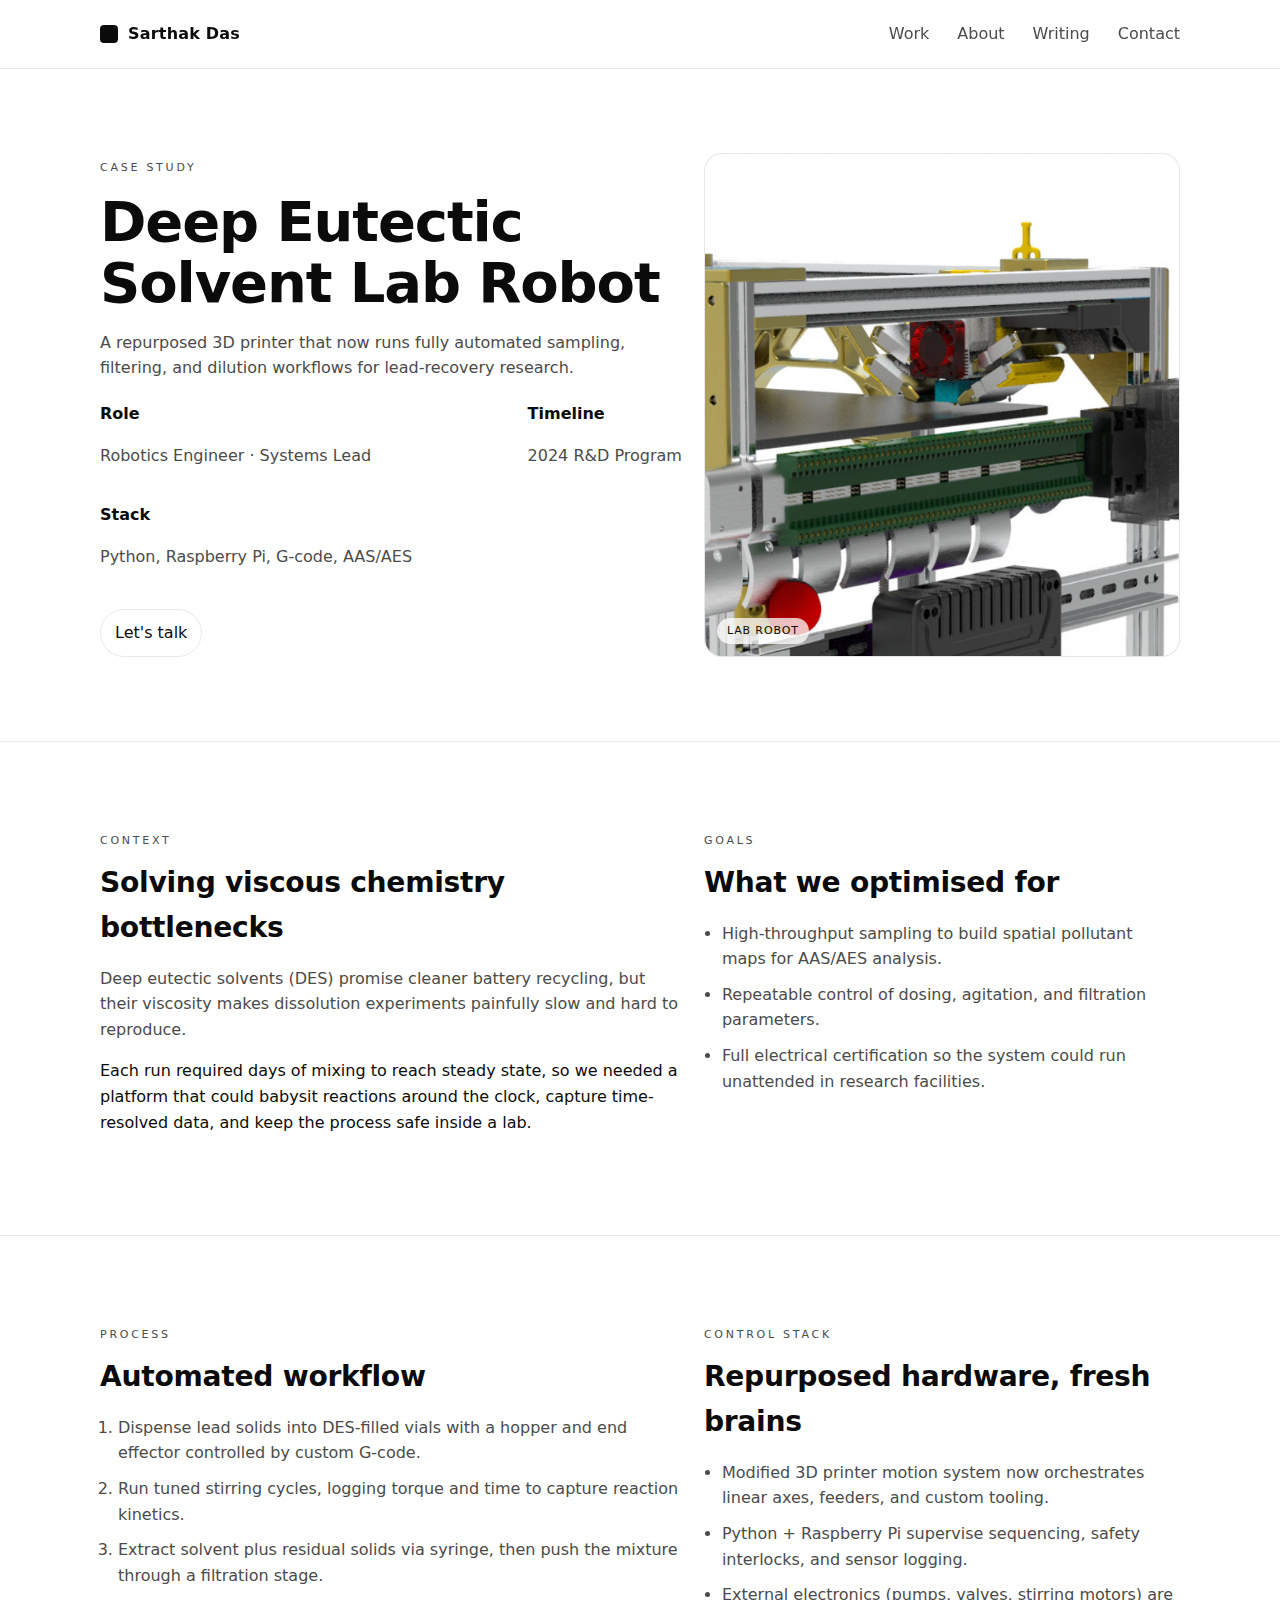
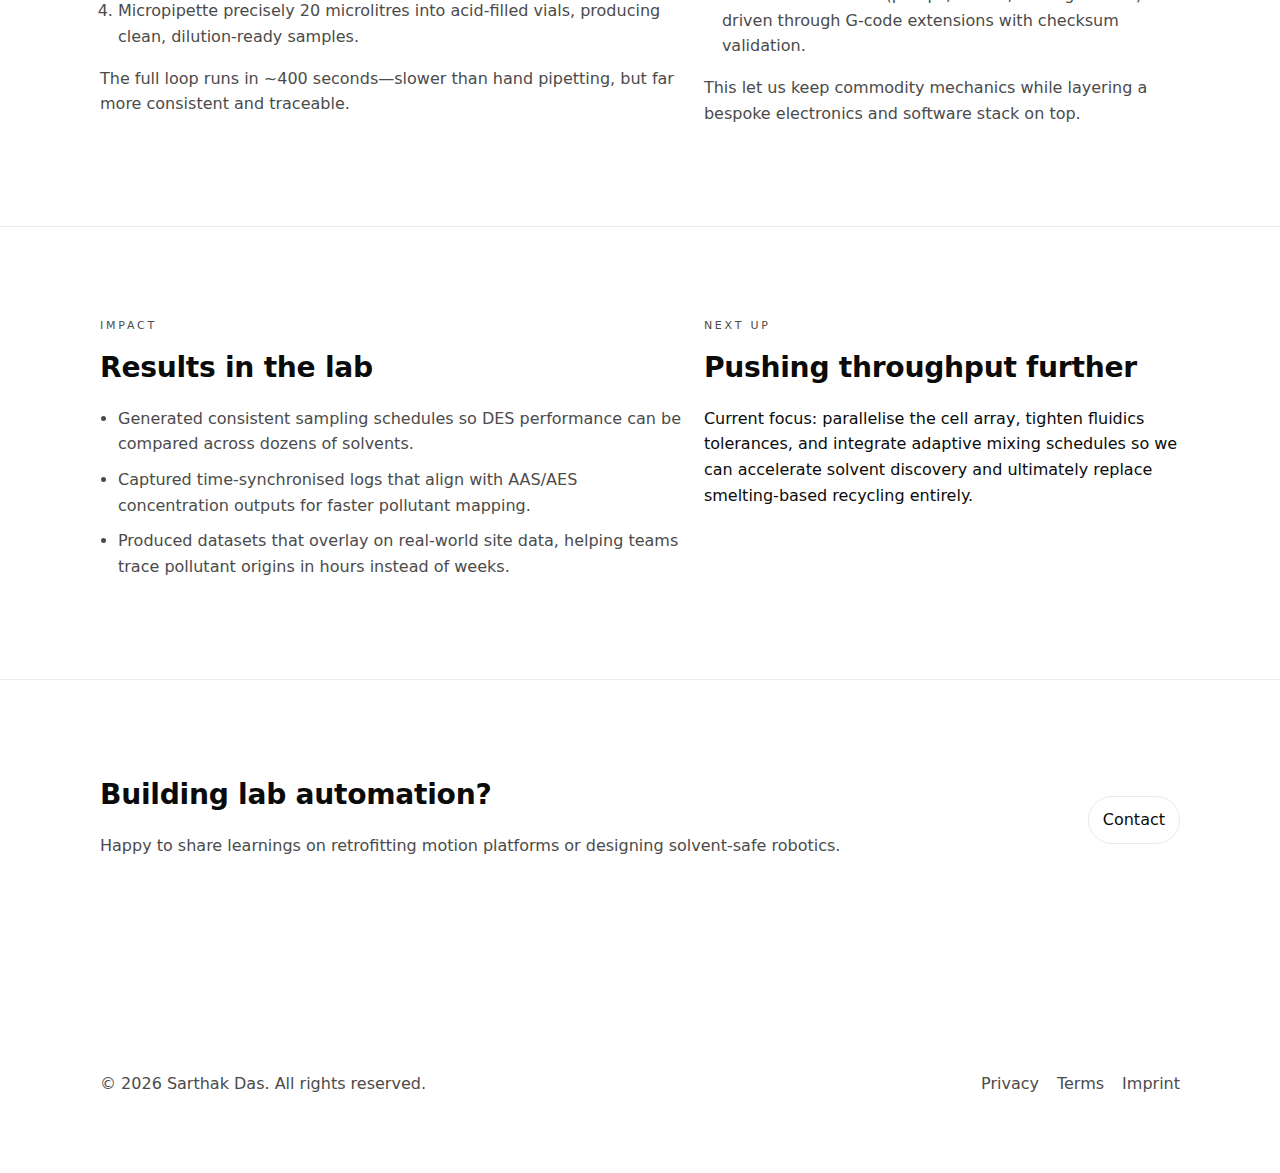
<file: projects/deep-eutectic-robot.html>
<!doctype html>
<html lang="en">
<head>
  <meta charset="utf-8" />
  <meta name="viewport" content="width=device-width, initial-scale=1" />
  <title>Deep Eutectic Solvent Lab Robot &mdash; Case Study</title>
  <meta name="description" content="High-throughput DES sampling robot for lead-recovery research." />
  <meta property="og:title" content="Deep Eutectic Solvent Lab Robot &mdash; Case Study" />
  <meta property="og:description" content="How we automated viscous DES chemistry to accelerate lead recycling research." />
  <link rel="stylesheet" href="../assets/css/main.css" />
</head>
<body>

<!-- Nav -->
<nav class="nav">
  <div class="container nav-inner">
    <a href="../index.html#home" class="brand"><span class="brand-mark"></span><span>Sarthak Das</span></a>
    <div class="nav-links" id="navLinks">
      <a href="../index.html#work" class="muted">Work</a>
      <a href="../index.html#about" class="muted">About</a>
      <a href="../index.html#writing" class="muted">Writing</a>
      <a href="../index.html#contact" class="muted">Contact</a>
    </div>
    <button class="menu" id="openMenu" aria-label="Menu" title="Menu">☰</button>
  </div>
</nav>

<!-- Mobile sheet -->
<div id="mobilePanel" aria-hidden="true">
  <div class="sheet">
    <div class="row" style="margin-bottom:14px;">
      <strong>Menu</strong>
      <button class="btn" id="closeMenu">Close</button>
    </div>
    <div class="stack">
      <a href="../index.html#work" class="muted" onclick="hideMenu()">Work</a>
      <a href="../index.html#about" class="muted" onclick="hideMenu()">About</a>
      <a href="../index.html#writing" class="muted" onclick="hideMenu()">Writing</a>
      <a href="../index.html#contact" class="muted" onclick="hideMenu()">Contact</a>
    </div>
  </div>
</div>

<main>
  <section class="page-hero">
    <div class="container grid grid-2">
      <div>
        <span class="eyebrow">Case Study</span>
        <h1>Deep Eutectic Solvent Lab Robot</h1>
        <p class="lead">A repurposed 3D printer that now runs fully automated sampling, filtering, and dilution workflows for lead-recovery research.</p>
        <div class="row" style="gap:18px; flex-wrap:wrap; margin-top:20px; align-items:flex-start;">
          <div>
            <strong>Role</strong>
            <p class="muted">Robotics Engineer · Systems Lead</p>
          </div>
          <div>
            <strong>Timeline</strong>
            <p class="muted">2024 R&D Program</p>
          </div>
          <div>
            <strong>Stack</strong>
            <p class="muted">Python, Raspberry Pi, G-code, AAS/AES</p>
          </div>
        </div>
        <div class="row" style="gap:12px; justify-content:flex-start; margin-top:24px; flex-wrap:wrap;">
          <a class="btn" href="../index.html#contact">Let's talk</a>
        </div>
      </div>
      <div class="media-frame ratio ratio-4x3" data-label="Lab robot">
        <img src="../assets/images/RobotICP.png" alt="Deep Eutectic Solvent sampling robot" loading="lazy" />
      </div>
    </div>
  </section>

  <section>
    <div class="container grid grid-2">
      <article>
        <span class="eyebrow">Context</span>
        <h2>Solving viscous chemistry bottlenecks</h2>
        <p class="lead">Deep eutectic solvents (DES) promise cleaner battery recycling, but their viscosity makes dissolution experiments painfully slow and hard to reproduce.</p>
        <p>Each run required days of mixing to reach steady state, so we needed a platform that could babysit reactions around the clock, capture time-resolved data, and keep the process safe inside a lab.</p>
      </article>
      <article>
        <span class="eyebrow">Goals</span>
        <h2>What we optimised for</h2>
        <ul class="list">
          <li>High-throughput sampling to build spatial pollutant maps for AAS/AES analysis.</li>
          <li>Repeatable control of dosing, agitation, and filtration parameters.</li>
          <li>Full electrical certification so the system could run unattended in research facilities.</li>
        </ul>
      </article>
    </div>
  </section>

  <section>
    <div class="container grid grid-2">
      <article>
        <span class="eyebrow">Process</span>
        <h2>Automated workflow</h2>
        <ol class="list">
          <li>Dispense lead solids into DES-filled vials with a hopper and end effector controlled by custom G-code.</li>
          <li>Run tuned stirring cycles, logging torque and time to capture reaction kinetics.</li>
          <li>Extract solvent plus residual solids via syringe, then push the mixture through a filtration stage.</li>
          <li>Micropipette precisely 20 microlitres into acid-filled vials, producing clean, dilution-ready samples.</li>
        </ol>
        <p class="muted">The full loop runs in ~400 seconds&mdash;slower than hand pipetting, but far more consistent and traceable.</p>
      </article>
      <article>
        <span class="eyebrow">Control stack</span>
        <h2>Repurposed hardware, fresh brains</h2>
        <ul class="list">
          <li>Modified 3D printer motion system now orchestrates linear axes, feeders, and custom tooling.</li>
          <li>Python + Raspberry Pi supervise sequencing, safety interlocks, and sensor logging.</li>
          <li>External electronics (pumps, valves, stirring motors) are driven through G-code extensions with checksum validation.</li>
        </ul>
        <p class="muted">This let us keep commodity mechanics while layering a bespoke electronics and software stack on top.</p>
      </article>
    </div>
  </section>

  <section>
    <div class="container grid grid-2">
      <article>
        <span class="eyebrow">Impact</span>
        <h2>Results in the lab</h2>
        <ul class="list">
          <li>Generated consistent sampling schedules so DES performance can be compared across dozens of solvents.</li>
          <li>Captured time-synchronised logs that align with AAS/AES concentration outputs for faster pollutant mapping.</li>
          <li>Produced datasets that overlay on real-world site data, helping teams trace pollutant origins in hours instead of weeks.</li>
        </ul>
      </article>
      <article>
        <span class="eyebrow">Next up</span>
        <h2>Pushing throughput further</h2>
        <p>Current focus: parallelise the cell array, tighten fluidics tolerances, and integrate adaptive mixing schedules so we can accelerate solvent discovery and ultimately replace smelting-based recycling entirely.</p>
      </article>
    </div>
  </section>

  <section class="section-cta">
    <div class="container row">
      <div>
        <h2>Building lab automation?</h2>
        <p class="muted">Happy to share learnings on retrofitting motion platforms or designing solvent-safe robotics.</p>
      </div>
      <div class="row" style="gap:12px; flex-wrap:wrap;">
        <a class="btn" href="../index.html#contact">Contact</a>
      </div>
    </div>
  </section>
</main>

<footer>
  <div class="container row">
    <p>© <span id="year"></span> Sarthak Das. All rights reserved.</p>
    <div style="display:flex; gap:18px;">
      <a class="muted" href="../legal/privacy.html">Privacy</a>
      <a class="muted" href="../legal/terms.html">Terms</a>
      <a class="muted" href="../legal/imprint.html">Imprint</a>
    </div>
  </div>
</footer>

<script src="../assets/js/main.js" defer></script>
</body>
</html>
</file>
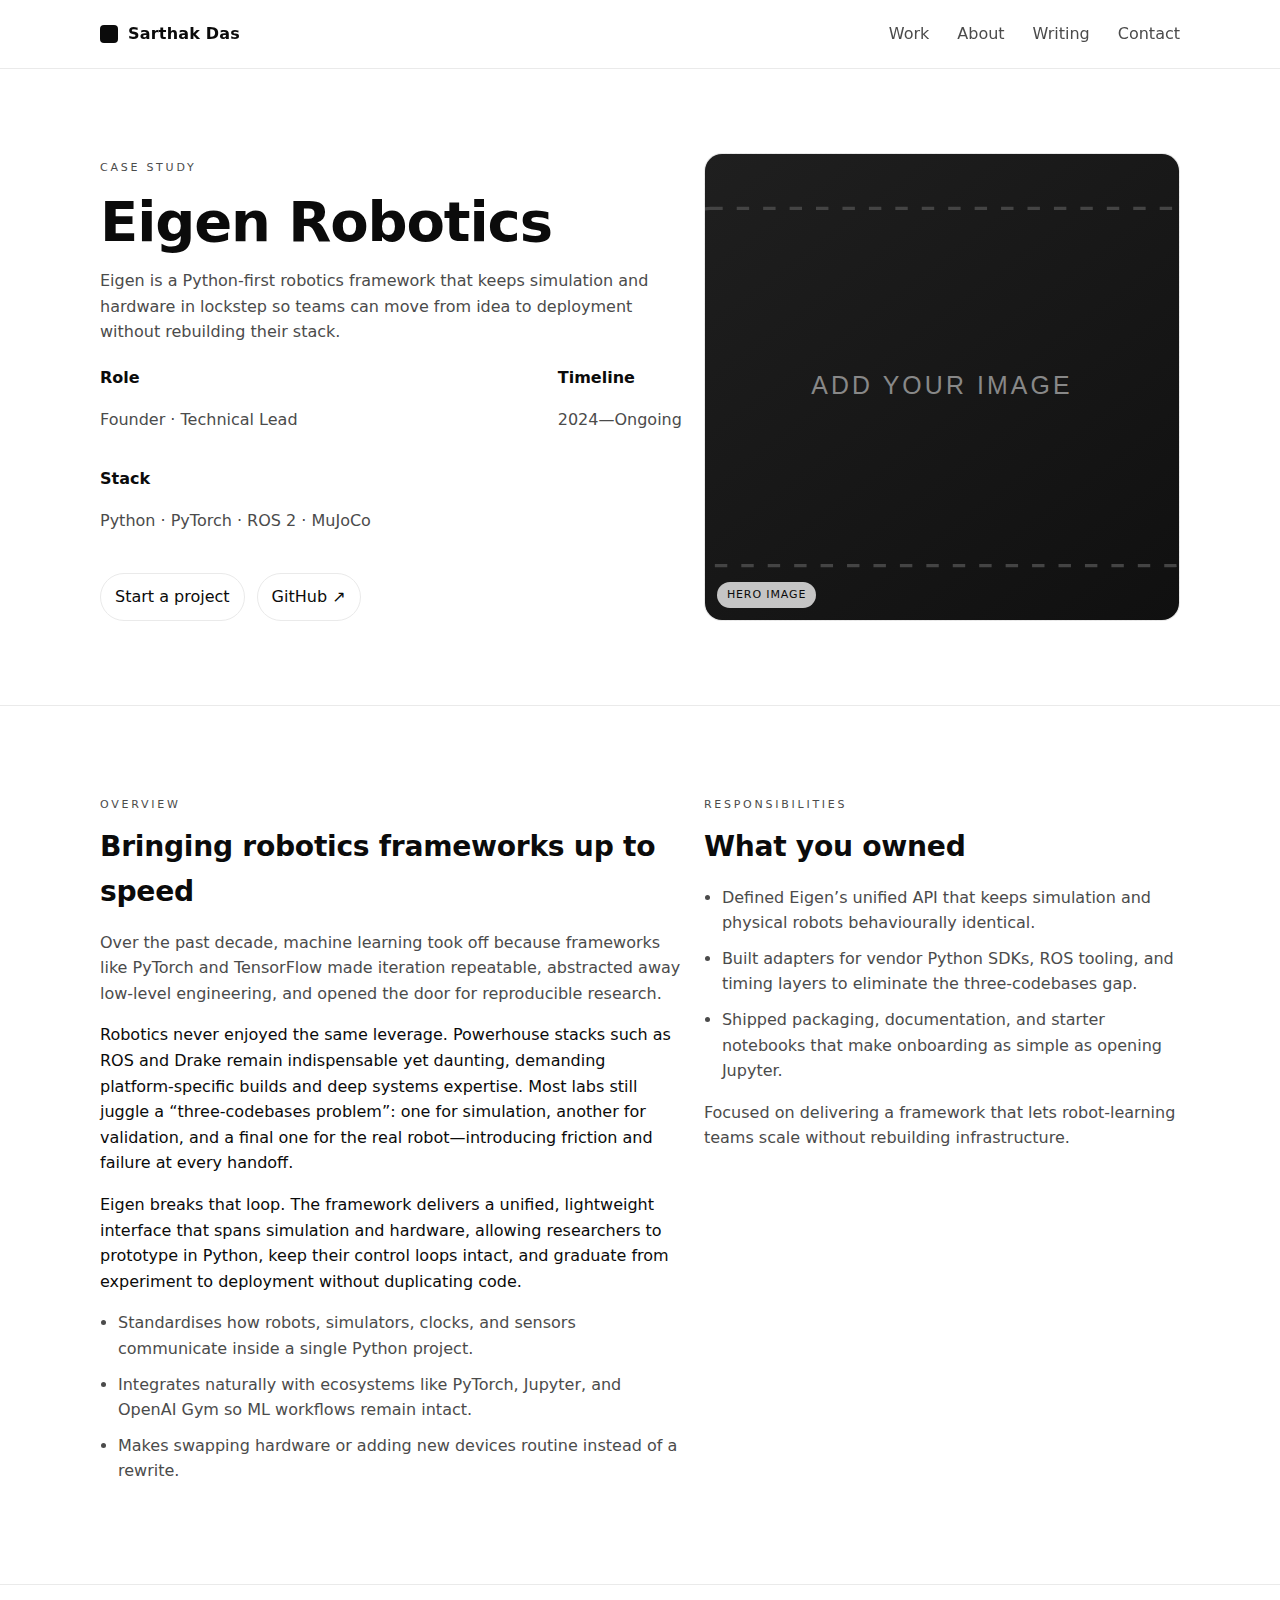
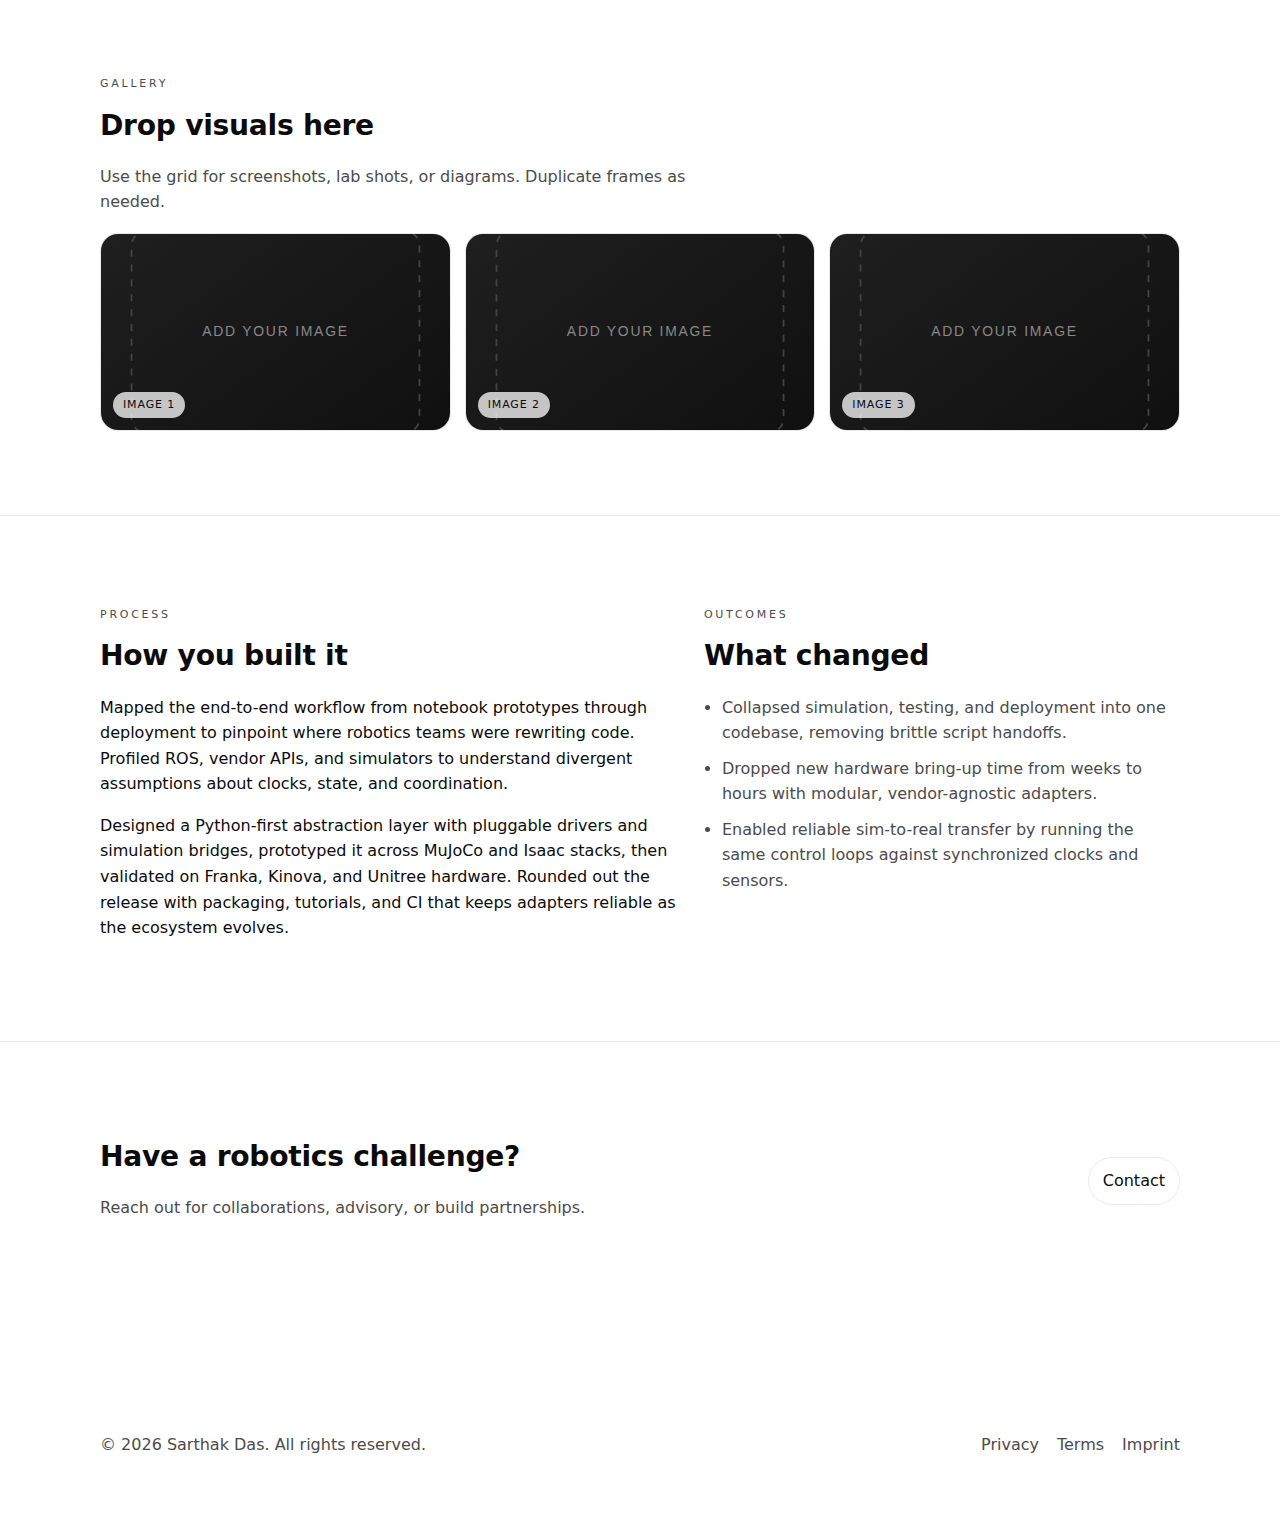
<file: projects/eigen-robotics.html>
<!doctype html>
<html lang="en">
<head>
  <meta charset="utf-8" />
  <meta name="viewport" content="width=device-width, initial-scale=1" />
  <title>Eigen — Unified Robotics Framework</title>
  <meta name="description" content="Eigen is a Python-first robotics framework that unifies simulation and hardware for seamless robot learning." />
  <meta property="og:title" content="Eigen — Unified Robotics Framework" />
  <meta property="og:description" content="Eigen is a Python-first robotics framework that unifies simulation and hardware for seamless robot learning." />
  <link rel="stylesheet" href="../assets/css/main.css" />
</head>
<body>

<!-- Nav -->
<nav class="nav">
  <div class="container nav-inner">
    <a href="../index.html#home" class="brand"><span class="brand-mark"></span><span>Sarthak Das</span></a>
    <div class="nav-links" id="navLinks">
      <a href="../index.html#work" class="muted">Work</a>
      <a href="../index.html#about" class="muted">About</a>
      <a href="../index.html#writing" class="muted">Writing</a>
      <a href="../index.html#contact" class="muted">Contact</a>
    </div>
    <button class="menu" id="openMenu" aria-label="Menu" title="Menu">☰</button>
  </div>
</nav>

<!-- Mobile sheet -->
<div id="mobilePanel" aria-hidden="true">
  <div class="sheet">
    <div class="row" style="margin-bottom:14px;">
      <strong>Menu</strong>
      <button class="btn" id="closeMenu">Close</button>
    </div>
    <div class="stack">
      <a href="../index.html#work" class="muted" onclick="hideMenu()">Work</a>
      <a href="../index.html#about" class="muted" onclick="hideMenu()">About</a>
      <a href="../index.html#writing" class="muted" onclick="hideMenu()">Writing</a>
      <a href="../index.html#contact" class="muted" onclick="hideMenu()">Contact</a>
    </div>
  </div>
</div>

<main>
  <section class="page-hero">
    <div class="container grid grid-2">
      <div>
        <span class="eyebrow">Case Study</span>
        <h1>Eigen Robotics</h1>
        <p class="lead">Eigen is a Python-first robotics framework that keeps simulation and hardware in lockstep so teams can move from idea to deployment without rebuilding their stack.</p>
        <div class="row" style="gap:18px; flex-wrap:wrap; margin-top:20px; align-items:flex-start;">
          <div>
            <strong>Role</strong>
            <p class="muted">Founder · Technical Lead</p>
          </div>
          <div>
            <strong>Timeline</strong>
            <p class="muted">2024—Ongoing</p>
          </div>
          <div>
            <strong>Stack</strong>
            <p class="muted">Python · PyTorch · ROS 2 · MuJoCo</p>
          </div>
        </div>
        <div class="row" style="gap:12px; justify-content:flex-start; margin-top:24px; flex-wrap:wrap;">
          <a class="btn" href="../index.html#contact">Start a project</a>
          <a class="btn btn-ghost" href="https://github.com/Eigen-Robotics/Eigen-Robotics" target="_blank" rel="noreferrer">GitHub ↗</a>
        </div>
      </div>
      <div class="media-frame ratio ratio-4x3" data-label="Hero image">
        <img src="../assets/images/placeholder.svg" alt="Eigen robotics framework hero illustration placeholder" loading="lazy" />
      </div>
    </div>
  </section>

  <section>
    <div class="container grid grid-2">
      <article>
        <span class="eyebrow">Overview</span>
        <h2>Bringing robotics frameworks up to speed</h2>
        <p class="lead">Over the past decade, machine learning took off because frameworks like PyTorch and TensorFlow made iteration repeatable, abstracted away low-level engineering, and opened the door for reproducible research.</p>
        <p>Robotics never enjoyed the same leverage. Powerhouse stacks such as ROS and Drake remain indispensable yet daunting, demanding platform-specific builds and deep systems expertise. Most labs still juggle a “three-codebases problem”: one for simulation, another for validation, and a final one for the real robot—introducing friction and failure at every handoff.</p>
        <p>Eigen breaks that loop. The framework delivers a unified, lightweight interface that spans simulation and hardware, allowing researchers to prototype in Python, keep their control loops intact, and graduate from experiment to deployment without duplicating code.</p>
        <ul class="list">
          <li>Standardises how robots, simulators, clocks, and sensors communicate inside a single Python project.</li>
          <li>Integrates naturally with ecosystems like PyTorch, Jupyter, and OpenAI Gym so ML workflows remain intact.</li>
          <li>Makes swapping hardware or adding new devices routine instead of a rewrite.</li>
        </ul>
      </article>
      <article>
        <span class="eyebrow">Responsibilities</span>
        <h2>What you owned</h2>
        <ul class="list">
          <li>Defined Eigen’s unified API that keeps simulation and physical robots behaviourally identical.</li>
          <li>Built adapters for vendor Python SDKs, ROS tooling, and timing layers to eliminate the three-codebases gap.</li>
          <li>Shipped packaging, documentation, and starter notebooks that make onboarding as simple as opening Jupyter.</li>
        </ul>
        <p class="muted">Focused on delivering a framework that lets robot-learning teams scale without rebuilding infrastructure.</p>
      </article>
    </div>
  </section>

  <section>
    <div class="container">
      <span class="eyebrow">Gallery</span>
      <h2>Drop visuals here</h2>
      <p class="lead">Use the grid for screenshots, lab shots, or diagrams. Duplicate frames as needed.</p>
      <div class="media-grid" style="margin-top:18px;">
        <div class="media-frame ratio ratio-16x9" data-label="Image 1">
          <img src="../assets/images/placeholder.svg" alt="Gallery placeholder 1" loading="lazy" />
        </div>
        <div class="media-frame ratio ratio-16x9" data-label="Image 2">
          <img src="../assets/images/placeholder.svg" alt="Gallery placeholder 2" loading="lazy" />
        </div>
        <div class="media-frame ratio ratio-16x9" data-label="Image 3">
          <img src="../assets/images/placeholder.svg" alt="Gallery placeholder 3" loading="lazy" />
        </div>
      </div>
    </div>
  </section>

  <section>
    <div class="container grid grid-2">
      <article>
        <span class="eyebrow">Process</span>
        <h2>How you built it</h2>
        <p>Mapped the end-to-end workflow from notebook prototypes through deployment to pinpoint where robotics teams were rewriting code. Profiled ROS, vendor APIs, and simulators to understand divergent assumptions about clocks, state, and coordination.</p>
        <p>Designed a Python-first abstraction layer with pluggable drivers and simulation bridges, prototyped it across MuJoCo and Isaac stacks, then validated on Franka, Kinova, and Unitree hardware. Rounded out the release with packaging, tutorials, and CI that keeps adapters reliable as the ecosystem evolves.</p>
      </article>
      <article>
        <span class="eyebrow">Outcomes</span>
        <h2>What changed</h2>
        <ul class="list">
          <li>Collapsed simulation, testing, and deployment into one codebase, removing brittle script handoffs.</li>
          <li>Dropped new hardware bring-up time from weeks to hours with modular, vendor-agnostic adapters.</li>
          <li>Enabled reliable sim-to-real transfer by running the same control loops against synchronized clocks and sensors.</li>
        </ul>
      </article>
    </div>
  </section>

  <section class="section-cta">
    <div class="container row">
      <div>
        <h2>Have a robotics challenge?</h2>
        <p class="muted">Reach out for collaborations, advisory, or build partnerships.</p>
      </div>
      <div class="row" style="gap:12px; flex-wrap:wrap;">
        <a class="btn" href="../index.html#contact">Contact</a>
      </div>
    </div>
  </section>
</main>

<footer>
  <div class="container row">
    <p>© <span id="year"></span> Sarthak Das. All rights reserved.</p>
    <div style="display:flex; gap:18px;">
      <a class="muted" href="../legal/privacy.html">Privacy</a>
      <a class="muted" href="../legal/terms.html">Terms</a>
      <a class="muted" href="../legal/imprint.html">Imprint</a>
    </div>
  </div>
</footer>

  <script src="../assets/js/main.js" defer></script>
</body>
</html>
</file>
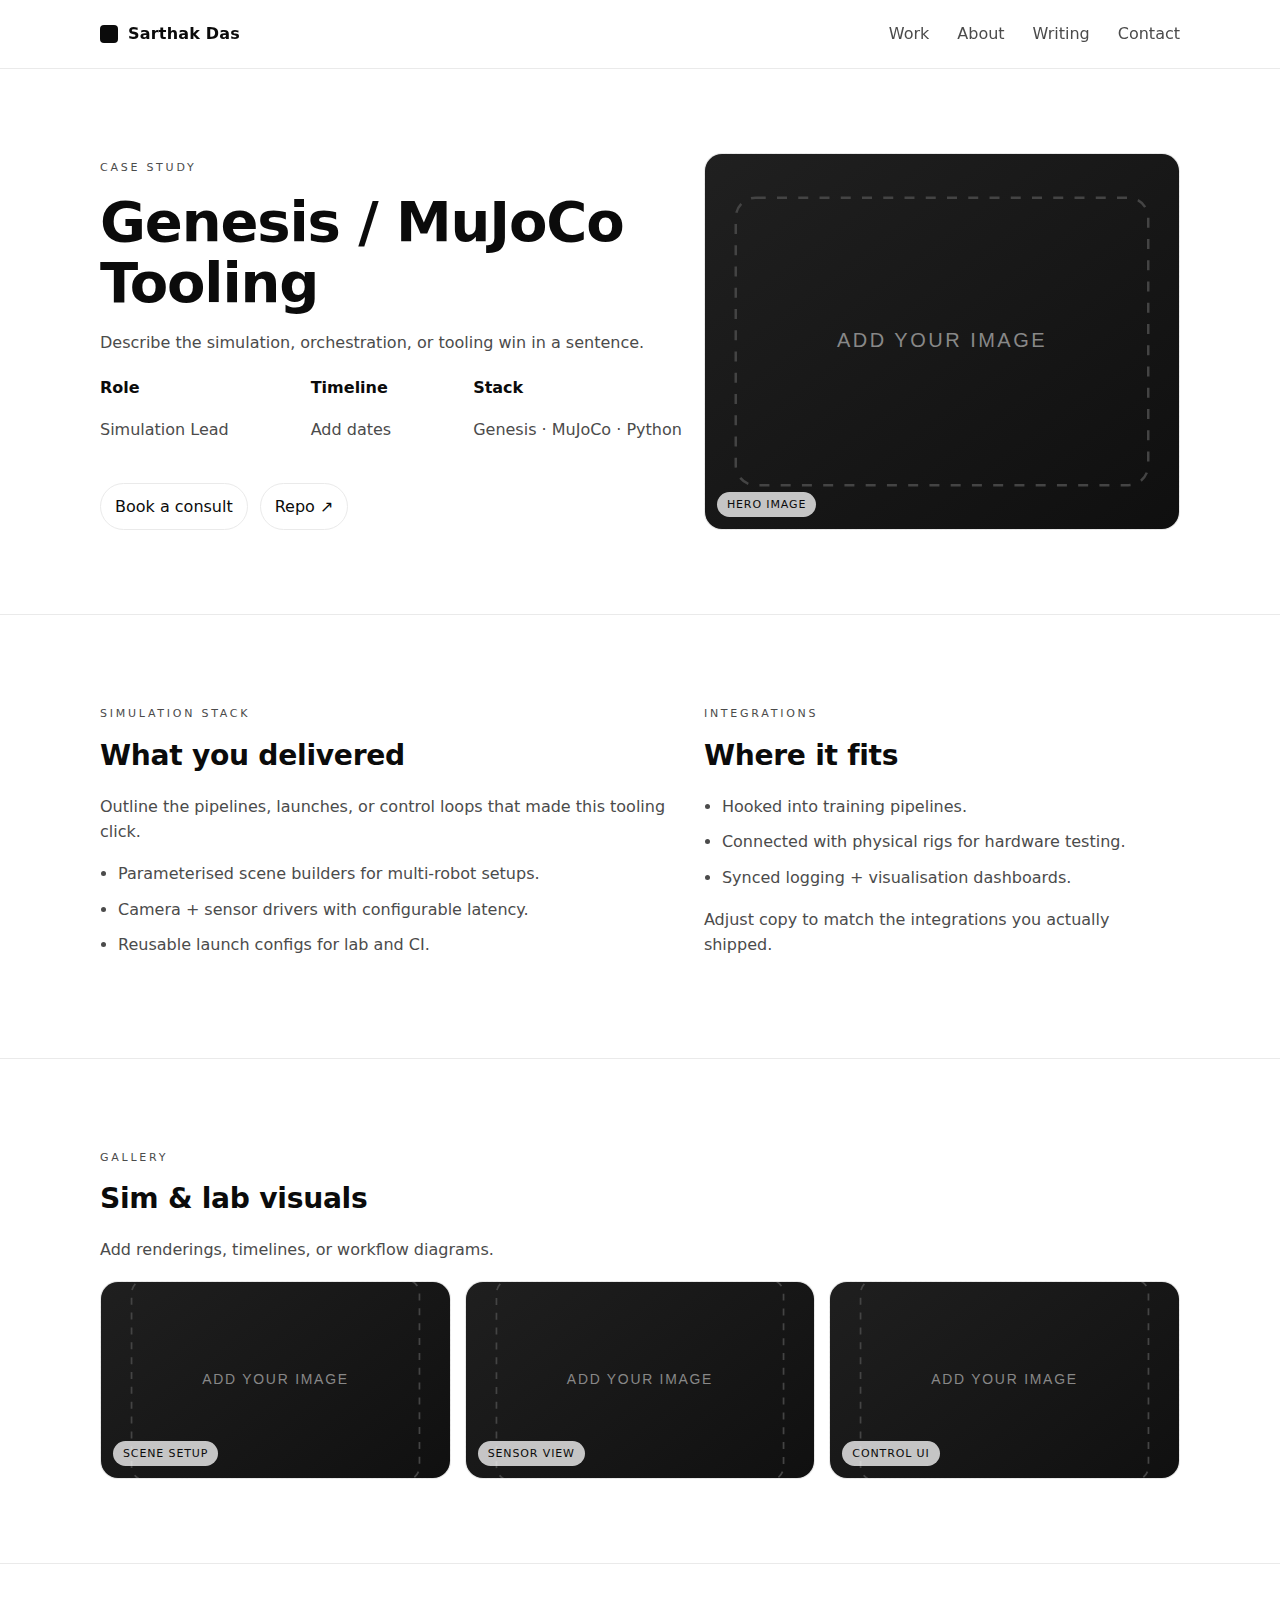
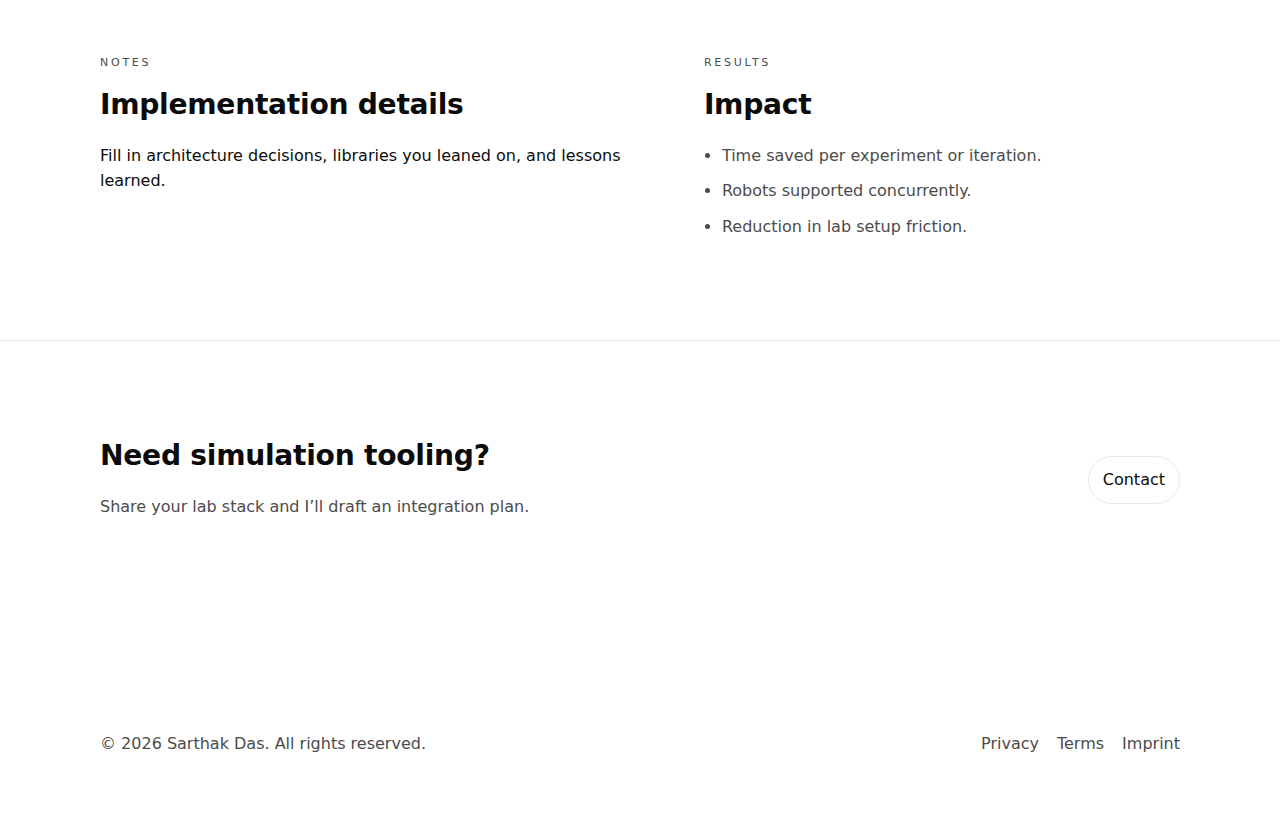
<file: projects/genesis-tooling.html>
<!doctype html>
<html lang="en">
<head>
  <meta charset="utf-8" />
  <meta name="viewport" content="width=device-width, initial-scale=1" />
  <title>Genesis & MuJoCo Tooling — Case Study</title>
  <meta name="description" content="Template for Genesis / MuJoCo tooling project page." />
  <meta property="og:title" content="Genesis & MuJoCo Tooling — Case Study" />
  <meta property="og:description" content="Template for Genesis / MuJoCo tooling project page." />
  <link rel="stylesheet" href="../assets/css/main.css" />
</head>
<body>

<!-- Nav -->
<nav class="nav">
  <div class="container nav-inner">
    <a href="../index.html#home" class="brand"><span class="brand-mark"></span><span>Sarthak Das</span></a>
    <div class="nav-links" id="navLinks">
      <a href="../index.html#work" class="muted">Work</a>
      <a href="../index.html#about" class="muted">About</a>
      <a href="../index.html#writing" class="muted">Writing</a>
      <a href="../index.html#contact" class="muted">Contact</a>
    </div>
    <button class="menu" id="openMenu" aria-label="Menu" title="Menu">☰</button>
  </div>
</nav>

<!-- Mobile sheet -->
<div id="mobilePanel" aria-hidden="true">
  <div class="sheet">
    <div class="row" style="margin-bottom:14px;">
      <strong>Menu</strong>
      <button class="btn" id="closeMenu">Close</button>
    </div>
    <div class="stack">
      <a href="../index.html#work" class="muted" onclick="hideMenu()">Work</a>
      <a href="../index.html#about" class="muted" onclick="hideMenu()">About</a>
      <a href="../index.html#writing" class="muted" onclick="hideMenu()">Writing</a>
      <a href="../index.html#contact" class="muted" onclick="hideMenu()">Contact</a>
    </div>
  </div>
</div>

<main>
  <section class="page-hero">
    <div class="container grid grid-2">
      <div>
        <span class="eyebrow">Case Study</span>
        <h1>Genesis / MuJoCo Tooling</h1>
        <p class="lead">Describe the simulation, orchestration, or tooling win in a sentence.</p>
        <div class="row" style="gap:18px; flex-wrap:wrap; margin-top:20px; align-items:flex-start;">
          <div>
            <strong>Role</strong>
            <p class="muted">Simulation Lead</p>
          </div>
          <div>
            <strong>Timeline</strong>
            <p class="muted">Add dates</p>
          </div>
          <div>
            <strong>Stack</strong>
            <p class="muted">Genesis · MuJoCo · Python</p>
          </div>
        </div>
        <div class="row" style="gap:12px; justify-content:flex-start; margin-top:24px; flex-wrap:wrap;">
          <a class="btn" href="../index.html#contact">Book a consult</a>
          <a class="btn btn-ghost" href="https://github.com/" target="_blank" rel="noreferrer">Repo ↗</a>
        </div>
      </div>
      <div class="media-frame ratio ratio-4x3" data-label="Hero image">
        <img src="../assets/images/placeholder.svg" alt="Genesis and MuJoCo tooling hero placeholder" loading="lazy" />
      </div>
    </div>
  </section>

  <section>
    <div class="container grid grid-2">
      <article>
        <span class="eyebrow">Simulation stack</span>
        <h2>What you delivered</h2>
        <p class="lead">Outline the pipelines, launches, or control loops that made this tooling click.</p>
        <ul class="list">
          <li>Parameterised scene builders for multi-robot setups.</li>
          <li>Camera + sensor drivers with configurable latency.</li>
          <li>Reusable launch configs for lab and CI.</li>
        </ul>
      </article>
      <article>
        <span class="eyebrow">Integrations</span>
        <h2>Where it fits</h2>
        <ul class="list">
          <li>Hooked into training pipelines.</li>
          <li>Connected with physical rigs for hardware testing.</li>
          <li>Synced logging + visualisation dashboards.</li>
        </ul>
        <p class="muted">Adjust copy to match the integrations you actually shipped.</p>
      </article>
    </div>
  </section>

  <section>
    <div class="container">
      <span class="eyebrow">Gallery</span>
      <h2>Sim & lab visuals</h2>
      <p class="lead">Add renderings, timelines, or workflow diagrams.</p>
      <div class="media-grid" style="margin-top:18px;">
        <div class="media-frame ratio ratio-16x9" data-label="Scene setup">
          <img src="../assets/images/placeholder.svg" alt="Simulation gallery placeholder 1" loading="lazy" />
        </div>
        <div class="media-frame ratio ratio-16x9" data-label="Sensor view">
          <img src="../assets/images/placeholder.svg" alt="Simulation gallery placeholder 2" loading="lazy" />
        </div>
        <div class="media-frame ratio ratio-16x9" data-label="Control UI">
          <img src="../assets/images/placeholder.svg" alt="Simulation gallery placeholder 3" loading="lazy" />
        </div>
      </div>
    </div>
  </section>

  <section>
    <div class="container grid grid-2">
      <article>
        <span class="eyebrow">Notes</span>
        <h2>Implementation details</h2>
        <p>Fill in architecture decisions, libraries you leaned on, and lessons learned.</p>
      </article>
      <article>
        <span class="eyebrow">Results</span>
        <h2>Impact</h2>
        <ul class="list">
          <li>Time saved per experiment or iteration.</li>
          <li>Robots supported concurrently.</li>
          <li>Reduction in lab setup friction.</li>
        </ul>
      </article>
    </div>
  </section>

  <section class="section-cta">
    <div class="container row">
      <div>
        <h2>Need simulation tooling?</h2>
        <p class="muted">Share your lab stack and I’ll draft an integration plan.</p>
      </div>
      <div class="row" style="gap:12px; flex-wrap:wrap;">
        <a class="btn" href="../index.html#contact">Contact</a>
      </div>
    </div>
  </section>
</main>

<footer>
  <div class="container row">
    <p>© <span id="year"></span> Sarthak Das. All rights reserved.</p>
    <div style="display:flex; gap:18px;">
      <a class="muted" href="../legal/privacy.html">Privacy</a>
      <a class="muted" href="../legal/terms.html">Terms</a>
      <a class="muted" href="../legal/imprint.html">Imprint</a>
    </div>
  </div>
</footer>

  <script src="../assets/js/main.js" defer></script>
</body>
</html>
</file>
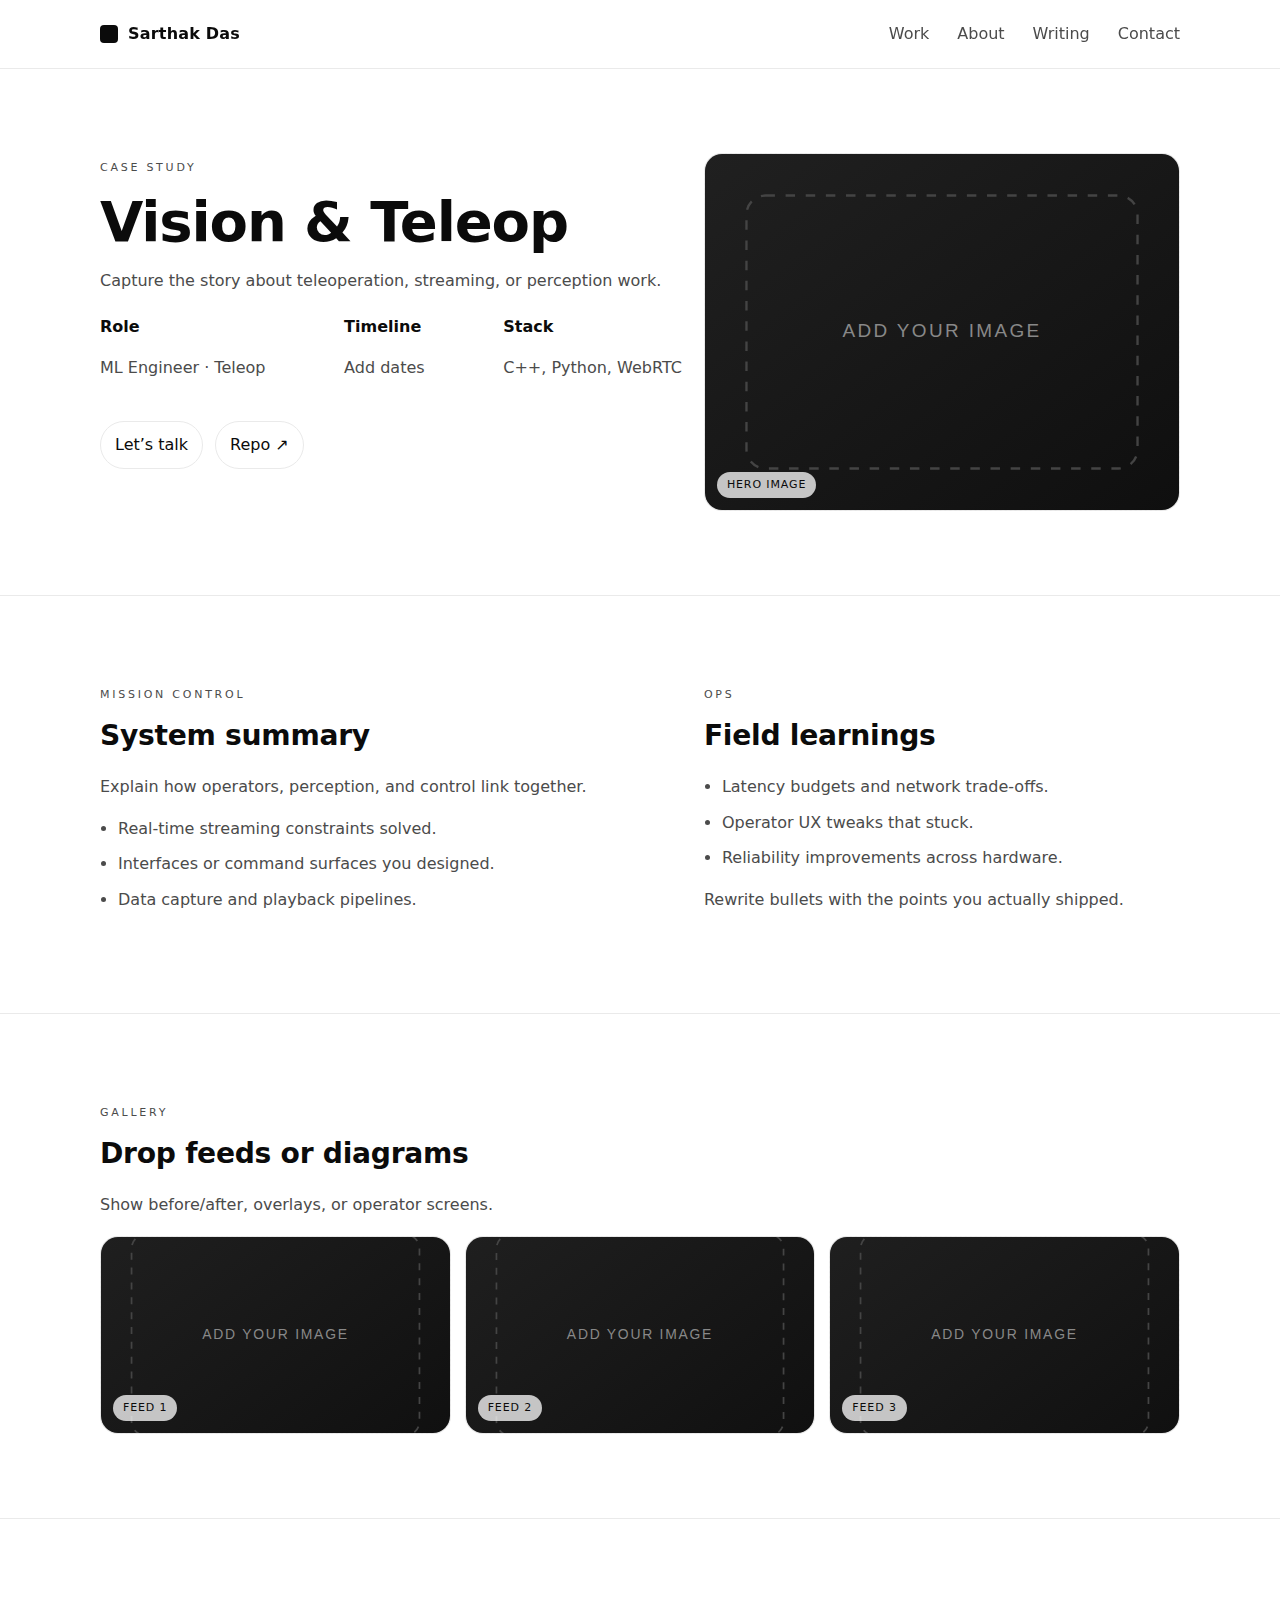
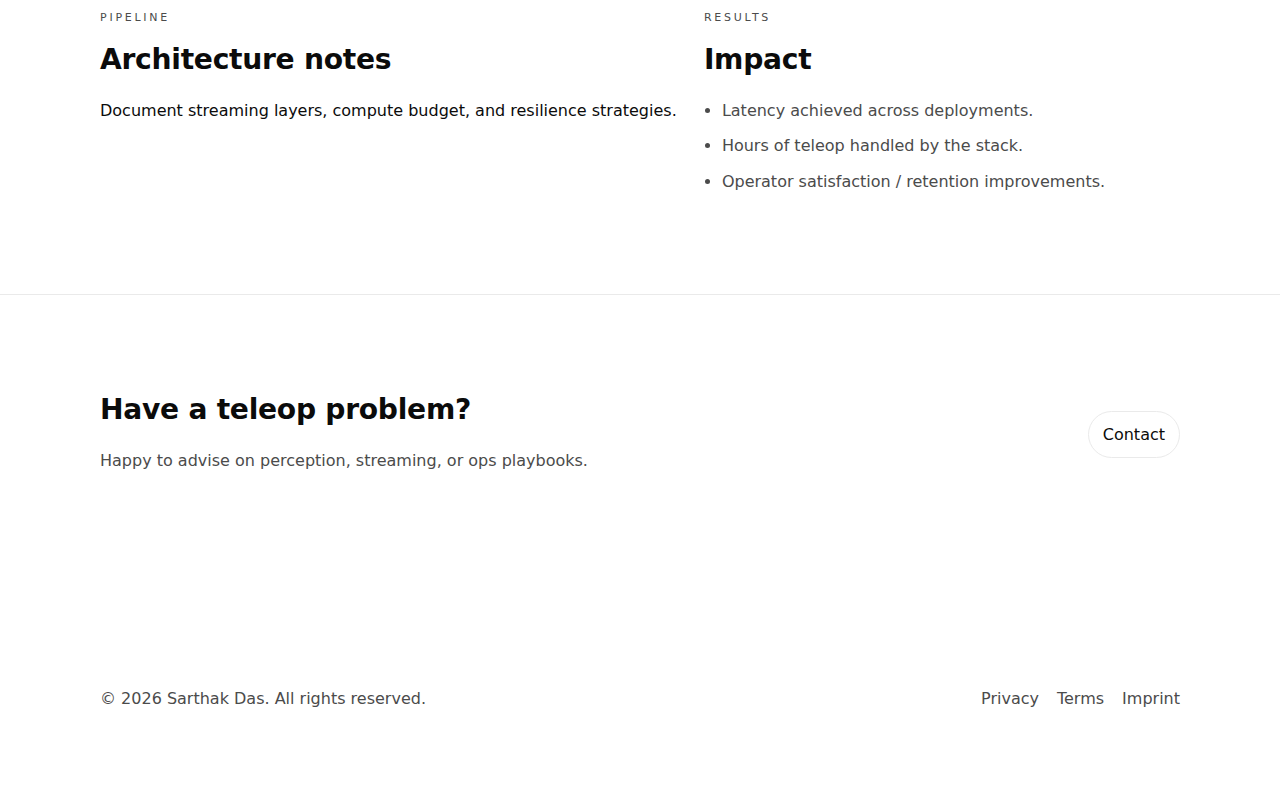
<file: projects/vision-teleop.html>
<!doctype html>
<html lang="en">
<head>
  <meta charset="utf-8" />
  <meta name="viewport" content="width=device-width, initial-scale=1" />
  <title>Vision & Teleop — Case Study</title>
  <meta name="description" content="Template for teleoperation and vision tooling project page." />
  <meta property="og:title" content="Vision & Teleop — Case Study" />
  <meta property="og:description" content="Template for teleoperation and vision tooling project page." />
  <link rel="stylesheet" href="../assets/css/main.css" />
</head>
<body>

<!-- Nav -->
<nav class="nav">
  <div class="container nav-inner">
    <a href="../index.html#home" class="brand"><span class="brand-mark"></span><span>Sarthak Das</span></a>
    <div class="nav-links" id="navLinks">
      <a href="../index.html#work" class="muted">Work</a>
      <a href="../index.html#about" class="muted">About</a>
      <a href="../index.html#writing" class="muted">Writing</a>
      <a href="../index.html#contact" class="muted">Contact</a>
    </div>
    <button class="menu" id="openMenu" aria-label="Menu" title="Menu">☰</button>
  </div>
</nav>

<!-- Mobile sheet -->
<div id="mobilePanel" aria-hidden="true">
  <div class="sheet">
    <div class="row" style="margin-bottom:14px;">
      <strong>Menu</strong>
      <button class="btn" id="closeMenu">Close</button>
    </div>
    <div class="stack">
      <a href="../index.html#work" class="muted" onclick="hideMenu()">Work</a>
      <a href="../index.html#about" class="muted" onclick="hideMenu()">About</a>
      <a href="../index.html#writing" class="muted" onclick="hideMenu()">Writing</a>
      <a href="../index.html#contact" class="muted" onclick="hideMenu()">Contact</a>
    </div>
  </div>
</div>

<main>
  <section class="page-hero">
    <div class="container grid grid-2">
      <div>
        <span class="eyebrow">Case Study</span>
        <h1>Vision & Teleop</h1>
        <p class="lead">Capture the story about teleoperation, streaming, or perception work.</p>
        <div class="row" style="gap:18px; flex-wrap:wrap; margin-top:20px; align-items:flex-start;">
          <div>
            <strong>Role</strong>
            <p class="muted">ML Engineer · Teleop</p>
          </div>
          <div>
            <strong>Timeline</strong>
            <p class="muted">Add dates</p>
          </div>
          <div>
            <strong>Stack</strong>
            <p class="muted">C++, Python, WebRTC</p>
          </div>
        </div>
        <div class="row" style="gap:12px; justify-content:flex-start; margin-top:24px; flex-wrap:wrap;">
          <a class="btn" href="../index.html#contact">Let’s talk</a>
          <a class="btn btn-ghost" href="https://github.com/" target="_blank" rel="noreferrer">Repo ↗</a>
        </div>
      </div>
      <div class="media-frame ratio ratio-4x3" data-label="Hero image">
        <img src="../assets/images/placeholder.svg" alt="Vision and teleop hero placeholder" loading="lazy" />
      </div>
    </div>
  </section>

  <section>
    <div class="container grid grid-2">
      <article>
        <span class="eyebrow">Mission control</span>
        <h2>System summary</h2>
        <p class="lead">Explain how operators, perception, and control link together.</p>
        <ul class="list">
          <li>Real-time streaming constraints solved.</li>
          <li>Interfaces or command surfaces you designed.</li>
          <li>Data capture and playback pipelines.</li>
        </ul>
      </article>
      <article>
        <span class="eyebrow">Ops</span>
        <h2>Field learnings</h2>
        <ul class="list">
          <li>Latency budgets and network trade-offs.</li>
          <li>Operator UX tweaks that stuck.</li>
          <li>Reliability improvements across hardware.</li>
        </ul>
        <p class="muted">Rewrite bullets with the points you actually shipped.</p>
      </article>
    </div>
  </section>

  <section>
    <div class="container">
      <span class="eyebrow">Gallery</span>
      <h2>Drop feeds or diagrams</h2>
      <p class="lead">Show before/after, overlays, or operator screens.</p>
      <div class="media-grid" style="margin-top:18px;">
        <div class="media-frame ratio ratio-16x9" data-label="Feed 1">
          <img src="../assets/images/placeholder.svg" alt="Teleop gallery placeholder 1" loading="lazy" />
        </div>
        <div class="media-frame ratio ratio-16x9" data-label="Feed 2">
          <img src="../assets/images/placeholder.svg" alt="Teleop gallery placeholder 2" loading="lazy" />
        </div>
        <div class="media-frame ratio ratio-16x9" data-label="Feed 3">
          <img src="../assets/images/placeholder.svg" alt="Teleop gallery placeholder 3" loading="lazy" />
        </div>
      </div>
    </div>
  </section>

  <section>
    <div class="container grid grid-2">
      <article>
        <span class="eyebrow">Pipeline</span>
        <h2>Architecture notes</h2>
        <p>Document streaming layers, compute budget, and resilience strategies.</p>
      </article>
      <article>
        <span class="eyebrow">Results</span>
        <h2>Impact</h2>
        <ul class="list">
          <li>Latency achieved across deployments.</li>
          <li>Hours of teleop handled by the stack.</li>
          <li>Operator satisfaction / retention improvements.</li>
        </ul>
      </article>
    </div>
  </section>

  <section class="section-cta">
    <div class="container row">
      <div>
        <h2>Have a teleop problem?</h2>
        <p class="muted">Happy to advise on perception, streaming, or ops playbooks.</p>
      </div>
      <div class="row" style="gap:12px; flex-wrap:wrap;">
        <a class="btn" href="../index.html#contact">Contact</a>
      </div>
    </div>
  </section>
</main>

<footer>
  <div class="container row">
    <p>© <span id="year"></span> Sarthak Das. All rights reserved.</p>
    <div style="display:flex; gap:18px;">
      <a class="muted" href="../legal/privacy.html">Privacy</a>
      <a class="muted" href="../legal/terms.html">Terms</a>
      <a class="muted" href="../legal/imprint.html">Imprint</a>
    </div>
  </div>
</footer>

  <script src="../assets/js/main.js" defer></script>
</body>
</html>
</file>
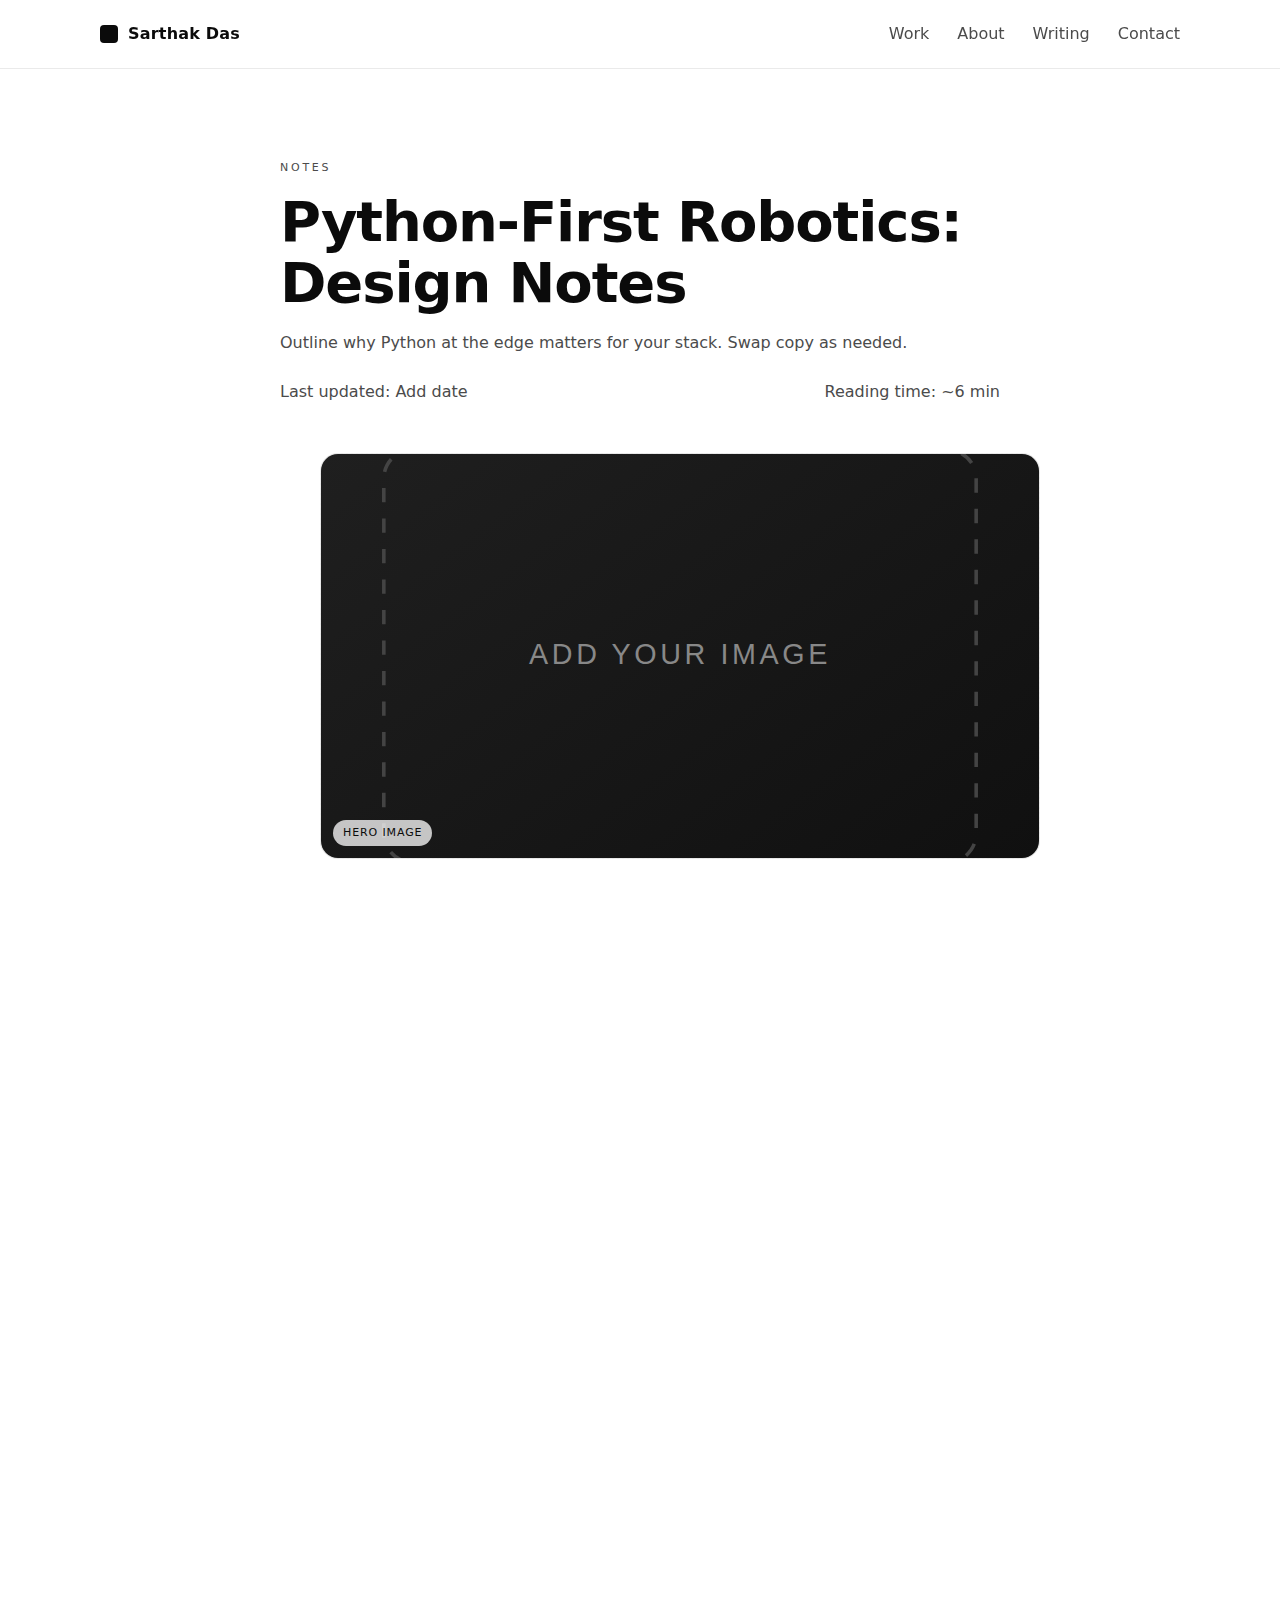
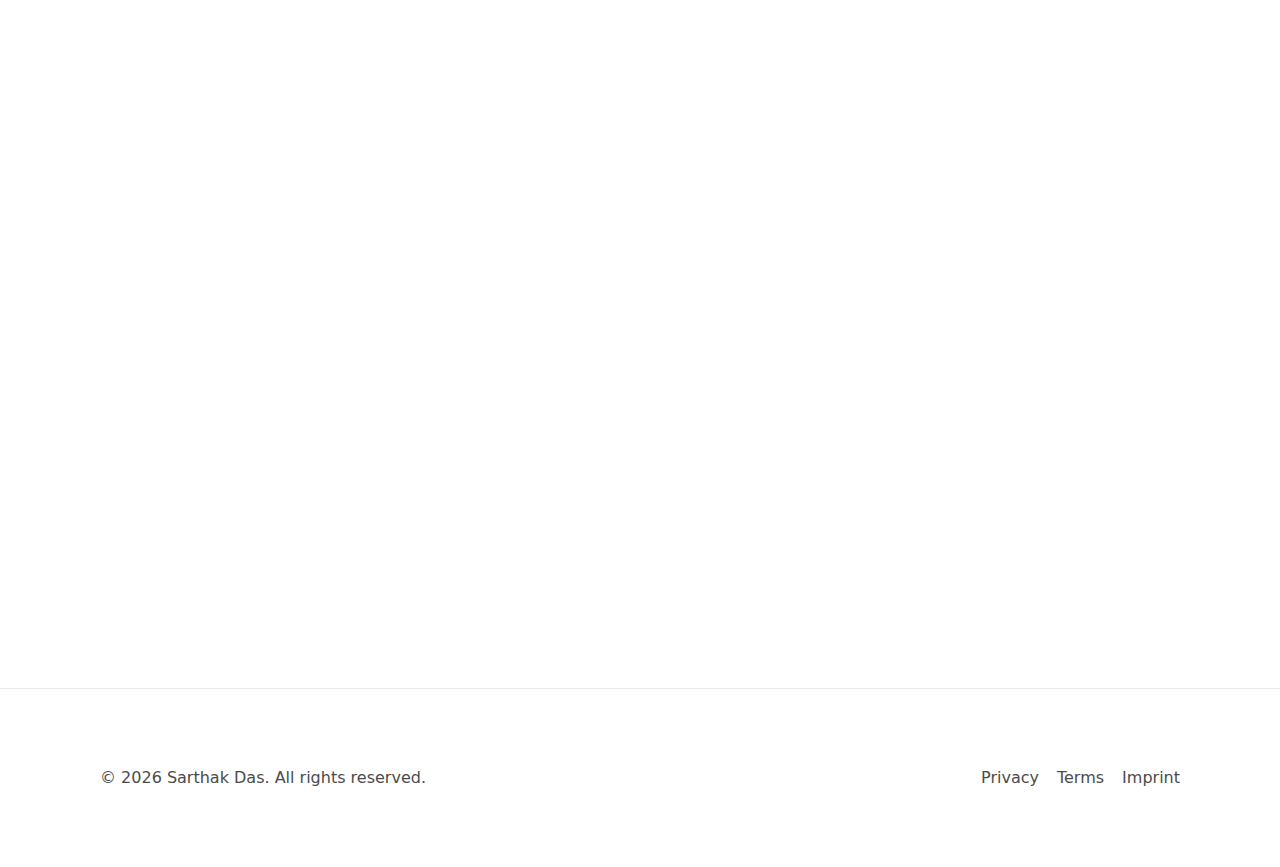
<file: writing/python-first.html>
<!doctype html>
<html lang="en">
<head>
  <meta charset="utf-8" />
  <meta name="viewport" content="width=device-width, initial-scale=1" />
  <title>Python-First Robotics — Writing</title>
  <meta name="description" content="Writing template for the Python-first robotics notes." />
  <meta property="og:title" content="Python-First Robotics — Writing" />
  <meta property="og:description" content="Writing template for the Python-first robotics notes." />
  <link rel="stylesheet" href="../assets/css/main.css" />
</head>
<body>

<!-- Nav -->
<nav class="nav">
  <div class="container nav-inner">
    <a href="../index.html#home" class="brand"><span class="brand-mark"></span><span>Sarthak Das</span></a>
    <div class="nav-links" id="navLinks">
      <a href="../index.html#work" class="muted">Work</a>
      <a href="../index.html#about" class="muted">About</a>
      <a href="../index.html#writing" class="muted">Writing</a>
      <a href="../index.html#contact" class="muted">Contact</a>
    </div>
    <button class="menu" id="openMenu" aria-label="Menu" title="Menu">☰</button>
  </div>
</nav>

<!-- Mobile sheet -->
<div id="mobilePanel" aria-hidden="true">
  <div class="sheet">
    <div class="row" style="margin-bottom:14px;">
      <strong>Menu</strong>
      <button class="btn" id="closeMenu">Close</button>
    </div>
    <div class="stack">
      <a href="../index.html#work" class="muted" onclick="hideMenu()">Work</a>
      <a href="../index.html#about" class="muted" onclick="hideMenu()">About</a>
      <a href="../index.html#writing" class="muted" onclick="hideMenu()">Writing</a>
      <a href="../index.html#contact" class="muted" onclick="hideMenu()">Contact</a>
    </div>
  </div>
</div>

<main>
  <article style="padding:84px 0; border-bottom:1px solid var(--line);">
    <div class="container" style="max-width:760px;">
      <header class="reveal" style="margin-bottom:48px;">
        <span class="eyebrow">Notes</span>
        <h1>Python-First Robotics: Design Notes</h1>
        <p class="lead">Outline why Python at the edge matters for your stack. Swap copy as needed.</p>
        <div class="row" style="gap:18px; flex-wrap:wrap; align-items:flex-start; margin-top:24px;">
          <span class="muted">Last updated: <time datetime="2024-01-01">Add date</time></span>
          <span class="muted">Reading time: ~6 min</span>
        </div>
      </header>

      <figure class="media-frame ratio ratio-16x9 reveal" data-label="Hero image">
        <img src="../assets/images/placeholder.svg" alt="Python-first robotics notes hero placeholder" loading="lazy" />
      </figure>

      <section class="reveal" style="margin-top:48px; display:grid; gap:32px;">
        <h2>Why Python</h2>
        <p>Kick off with the developer experience wins or turnaround time improvements you’ve seen.</p>
        <h2>Runtime considerations</h2>
        <p>Document how you handle determinism, scheduling, or bindings. Mention tools like Nuitka, PyPy, or C++ extensions.</p>
        <h2>Patterns that worked</h2>
        <ul class="list">
          <li>Composable nodes or services.</li>
          <li>Tooling for testing and deployment.</li>
          <li>Observability / logging setups.</li>
        </ul>
        <h2>Where it breaks</h2>
        <p>List the failure modes or trade-offs and how you mitigated them.</p>
      </section>

      <footer class="reveal" style="margin-top:60px; display:grid; gap:20px;">
        <div class="row" style="gap:12px; justify-content:flex-start; flex-wrap:wrap;">
          <a class="btn" href="../index.html#contact">Collaborate</a>
          <a class="btn btn-ghost" href="../writing/three-codebases.html">Previous essay →</a>
        </div>
        <p class="muted">Use this space for changelog notes or external links.</p>
      </footer>
    </div>
  </article>
</main>

<footer>
  <div class="container row">
    <p>© <span id="year"></span> Sarthak Das. All rights reserved.</p>
    <div style="display:flex; gap:18px;">
      <a class="muted" href="../legal/privacy.html">Privacy</a>
      <a class="muted" href="../legal/terms.html">Terms</a>
      <a class="muted" href="../legal/imprint.html">Imprint</a>
    </div>
  </div>
</footer>

  <script src="../assets/js/main.js" defer></script>
</body>
</html>
</file>
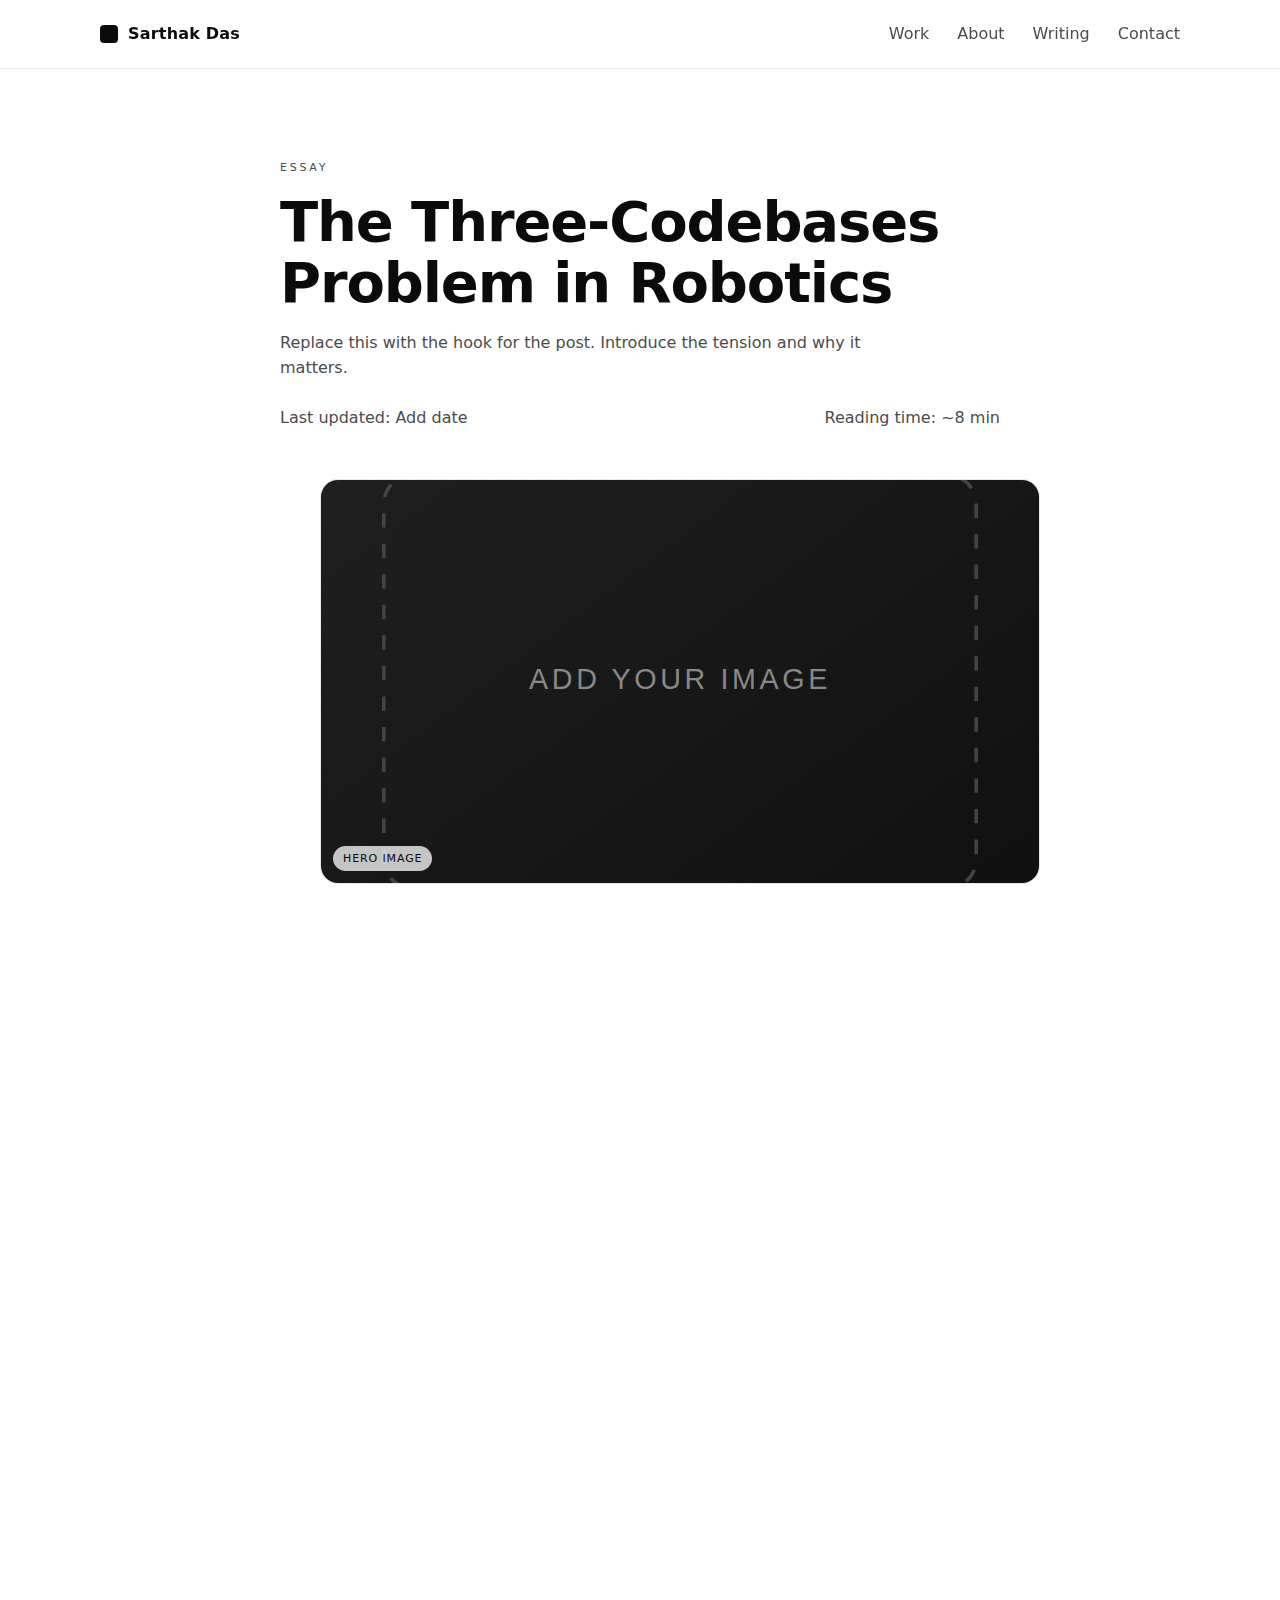
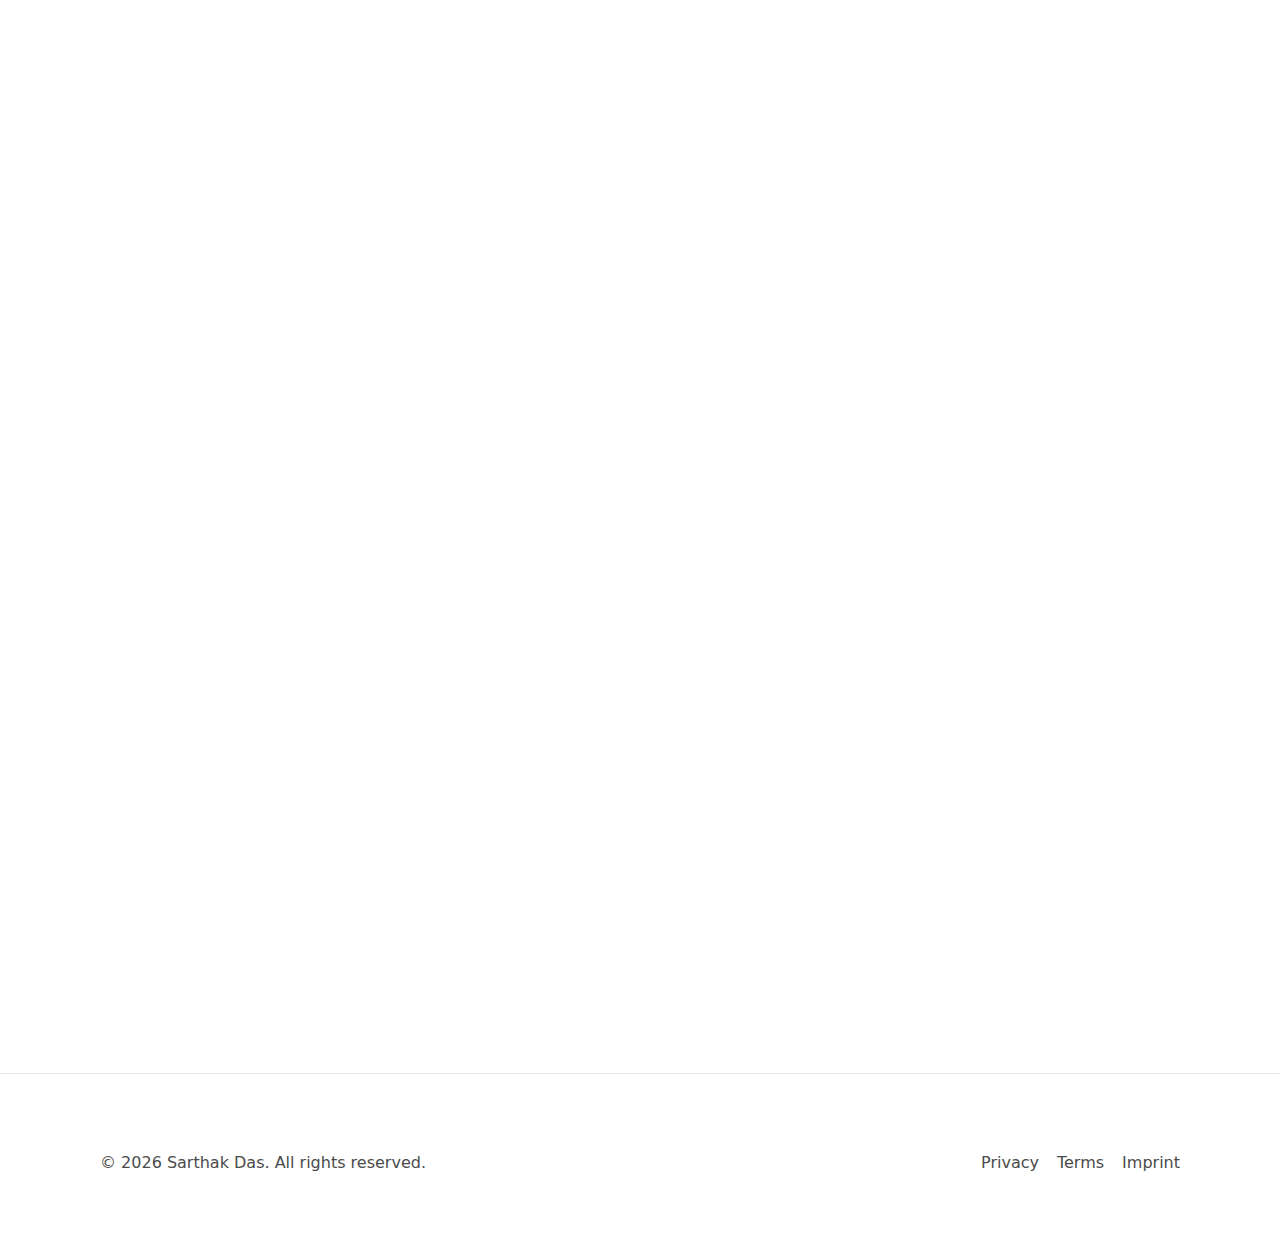
<file: writing/three-codebases.html>
<!doctype html>
<html lang="en">
<head>
  <meta charset="utf-8" />
  <meta name="viewport" content="width=device-width, initial-scale=1" />
  <title>The Three-Codebases Problem — Writing</title>
  <meta name="description" content="Writing template for the three codebases essay." />
  <meta property="og:title" content="The Three-Codebases Problem — Writing" />
  <meta property="og:description" content="Writing template for the three codebases essay." />
  <link rel="stylesheet" href="../assets/css/main.css" />
</head>
<body>

<!-- Nav -->
<nav class="nav">
  <div class="container nav-inner">
    <a href="../index.html#home" class="brand"><span class="brand-mark"></span><span>Sarthak Das</span></a>
    <div class="nav-links" id="navLinks">
      <a href="../index.html#work" class="muted">Work</a>
      <a href="../index.html#about" class="muted">About</a>
      <a href="../index.html#writing" class="muted">Writing</a>
      <a href="../index.html#contact" class="muted">Contact</a>
    </div>
    <button class="menu" id="openMenu" aria-label="Menu" title="Menu">☰</button>
  </div>
</nav>

<!-- Mobile sheet -->
<div id="mobilePanel" aria-hidden="true">
  <div class="sheet">
    <div class="row" style="margin-bottom:14px;">
      <strong>Menu</strong>
      <button class="btn" id="closeMenu">Close</button>
    </div>
    <div class="stack">
      <a href="../index.html#work" class="muted" onclick="hideMenu()">Work</a>
      <a href="../index.html#about" class="muted" onclick="hideMenu()">About</a>
      <a href="../index.html#writing" class="muted" onclick="hideMenu()">Writing</a>
      <a href="../index.html#contact" class="muted" onclick="hideMenu()">Contact</a>
    </div>
  </div>
</div>

<main>
  <article style="padding:84px 0; border-bottom:1px solid var(--line);">
    <div class="container" style="max-width:760px;">
      <header class="reveal" style="margin-bottom:48px;">
        <span class="eyebrow">Essay</span>
        <h1>The Three-Codebases Problem in Robotics</h1>
        <p class="lead">Replace this with the hook for the post. Introduce the tension and why it matters.</p>
        <div class="row" style="gap:18px; flex-wrap:wrap; align-items:flex-start; margin-top:24px;">
          <span class="muted">Last updated: <time datetime="2024-01-01">Add date</time></span>
          <span class="muted">Reading time: ~8 min</span>
        </div>
      </header>

      <figure class="media-frame ratio ratio-16x9 reveal" data-label="Hero image">
        <img src="../assets/images/placeholder.svg" alt="Essay hero placeholder" loading="lazy" />
      </figure>

      <section class="reveal" style="margin-top:48px; display:grid; gap:32px;">
        <p>Use this intro section to outline the three environments teams juggle—training, validation, and on-robot code.</p>
        <h2>1. Training rig drift</h2>
        <p>Lay out the challenges you see with the training stack. Mention tooling, file formats, or infra constraints.</p>
        <h2>2. Validation mismatch</h2>
        <p>Explain how staging or sim validation diverges from production robots. Add anecdotes or data.</p>
        <h2>3. Deployment chaos</h2>
        <p>Document the symptoms you’ve seen in real labs: manual patching, drift, or missing observability.</p>
        <h2>Closing the gap</h2>
        <p>Wrap with the principles or framework you recommend. Link out to repos, papers, or tooling.</p>
      </section>

      <section class="reveal" style="margin-top:48px; border-left:3px solid var(--line); padding-left:20px; color:var(--muted);">
        <p>Add a callout, quote, or lesson learned. Great for emphasising stakes.</p>
      </section>

      <footer class="reveal" style="margin-top:60px; display:grid; gap:20px;">
        <div class="row" style="gap:12px; justify-content:flex-start; flex-wrap:wrap;">
          <a class="btn" href="../index.html#contact">Discuss this</a>
          <a class="btn btn-ghost" href="../writing/python-first.html">Next essay →</a>
        </div>
        <p class="muted">Drop links to references, datasets, or repos here.</p>
      </footer>
    </div>
  </article>
</main>

<footer>
  <div class="container row">
    <p>© <span id="year"></span> Sarthak Das. All rights reserved.</p>
    <div style="display:flex; gap:18px;">
      <a class="muted" href="../legal/privacy.html">Privacy</a>
      <a class="muted" href="../legal/terms.html">Terms</a>
      <a class="muted" href="../legal/imprint.html">Imprint</a>
    </div>
  </div>
</footer>

  <script src="../assets/js/main.js" defer></script>
</body>
</html>
</file>
<file: assets/css/main.css>
:root{
  --bg: #0b0b0b;
  --surface: #121212;
  --text: #f6f6f6;
  --muted: #b5b5b5;
  --line: #222;
  --accent: #e6e6e6;
  --brand: #ff2e6a;
}

@media (prefers-color-scheme: light){
  :root{
    --bg:#ffffff;
    --surface:#f7f7f7;
    --text:#0b0b0b;
    --muted:#4b4b4b;
    --line:#eaeaea;
    --accent:#111;
  }
}

*{ box-sizing: border-box; }
html,body{ height:100%; }
body{
  margin:0;
  background:var(--bg);
  color:var(--text);
  font: 400 16px/1.6 system-ui,-apple-system,Segoe UI,Roboto,Inter,Arial,sans-serif;
  -webkit-font-smoothing: antialiased;
  text-rendering: optimizeLegibility;
  scroll-behavior: smooth;
}

a{ color:inherit; text-decoration:none; }
img{ max-width:100%; display:block; }

.container{
  width:100%;
  max-width:1120px;
  margin-inline:auto;
  padding:0 20px;
}

.nav{
  position:sticky;
  top:0;
  z-index:50;
  backdrop-filter: blur(8px);
  background: color-mix(in oklab, var(--bg) 85%, transparent);
  border-bottom:1px solid var(--line);
}

.nav-inner{
  display:flex;
  align-items:center;
  justify-content:space-between;
  height:68px;
}

.brand{
  display:flex;
  align-items:center;
  gap:10px;
  font-weight:600;
  letter-spacing:.2px;
}

.brand-mark{
  width:18px;
  height:18px;
  border-radius:4px;
  background:var(--text);
}

.nav-links{
  display:none;
  gap:28px;
  align-items:center;
}

.btn{
  display:inline-flex;
  align-items:center;
  gap:8px;
  padding:10px 14px;
  border-radius:999px;
  border:1px solid var(--line);
  background:transparent;
  color:var(--text);
  cursor:pointer;
}

.btn:hover{
  border-color: color-mix(in oklab, var(--text) 22%, var(--line));
}

.btn-primary{
  background: var(--text);
  color: var(--bg);
  border-color: var(--text);
}

.btn-primary:hover{
  background: color-mix(in oklab, var(--text) 92%, var(--bg));
  border-color:transparent;
}

.btn-ghost{ background:transparent; }

.menu{
  display:inline-flex;
  padding:8px;
  border:1px solid var(--line);
  border-radius:10px;
}

section{
  padding:84px 0;
  border-bottom:1px solid var(--line);
}

.eyebrow{
  text-transform:uppercase;
  letter-spacing:.25em;
  font-size:11px;
  color:var(--muted);
}

h1{
  font-size: clamp(32px, 4.5vw, 56px);
  line-height:1.1;
  letter-spacing:-0.02em;
  margin:12px 0 12px;
}

h2{
  font-size: clamp(22px, 2.2vw, 30px);
  letter-spacing:-0.01em;
  margin:8px 0 6px;
}

p.lead{
  color:var(--muted);
  max-width: 64ch;
}

.grid{
  display:grid;
  gap:22px;
}

.grid-2{ grid-template-columns: 1fr; }
.grid-3{ grid-template-columns: 1fr; }

@media(min-width: 860px){
  .grid-2{ grid-template-columns: 1.1fr .9fr; }
}

@media(min-width: 1000px){
  .grid-3{ grid-template-columns: repeat(3, 1fr); }
}

.card{
  border:1px solid var(--line);
  background:var(--surface);
  border-radius:18px;
  overflow:hidden;
  display:flex;
  flex-direction:column;
}

.card-body{ padding:18px; display:flex; flex-direction:column; gap:12px; }
.chip{
  display:inline-flex;
  align-items:center;
  gap:8px;
  font-size:12px;
  color:var(--muted);
  border:1px solid var(--line);
  padding:4px 8px;
  border-radius:999px;
}

.tag{
  font-size:11px;
  color:var(--muted);
  border:1px solid var(--line);
  padding:4px 8px;
  border-radius:999px;
}

.row{
  display:flex;
  align-items:center;
  justify-content:space-between;
  gap:14px;
}

.card-media{
  position:relative;
  background: color-mix(in srgb, var(--surface) 90%, var(--accent) 10%);
  border-bottom:1px solid var(--line);
  padding:18px;
}

.card-media .media-frame{
  border-radius:14px;
  border-style:dashed;
}

.media-frame{
  position:relative;
  border-radius:18px;
  border:1px dashed var(--line);
  background: color-mix(in srgb, var(--surface) 92%, var(--accent) 8%);
  display:flex;
  align-items:center;
  justify-content:center;
  color:var(--muted);
  font-size:12px;
  letter-spacing:.12em;
  text-transform:uppercase;
  overflow:hidden;
}

.media-frame img{
  width:100%;
  height:100%;
  object-fit:cover;
  display:block;
}

.media-frame.filled{
  border-style:solid;
  color:transparent;
}

.media-frame.filled[data-label]::after{
  display:none;
}

.media-frame[data-label]::after{
  content:attr(data-label);
  position:absolute;
  bottom:12px;
  left:12px;
  padding:4px 10px;
  border-radius:999px;
  background: color-mix(in oklab, var(--bg) 75%, transparent);
  color:var(--text);
  font-size:11px;
  letter-spacing:.08em;
}

.ratio{
  position:relative;
  width:100%;
}

.ratio::before{
  content:'';
  display:block;
  padding-top:var(--ratio, 56.25%);
}

.ratio > *{
  position:absolute;
  inset:0;
}

.ratio-16x9{ --ratio:56.25%; }
.ratio-4x3{ --ratio:75%; }
.ratio-1x1{ --ratio:100%; }

.hero-visual{
  aspect-ratio: 4/3;
  border-radius:24px;
  background: linear-gradient(135deg, #1d1d1d, #0f0f0f);
  border:1px solid var(--line);
  position:relative;
  overflow:hidden;
}

.hero-visual img{
  position:absolute;
  inset:0;
  width:100%;
  height:100%;
  object-fit:cover;
  opacity:.85;
  mix-blend-mode:screen;
}

.halo{
  position:absolute;
  inset:-40%;
  filter: blur(50px);
  opacity:.35;
  background: radial-gradient(40% 40% at 50% 50%, var(--brand), transparent 60%);
}

.list{
  color:var(--muted);
  padding-left:18px;
}

.list li{ margin-bottom:10px; }

footer{
  padding:60px 0;
  color:var(--muted);
}

#mobilePanel{
  position:fixed;
  inset:0;
  background: color-mix(in oklab, var(--bg) 80%, transparent);
  backdrop-filter: blur(8px);
  display:none;
}

#mobilePanel .sheet{
  position:absolute;
  right:0;
  top:0;
  height:100%;
  width:min(88vw, 360px);
  background:var(--bg);
  border-left:1px solid var(--line);
  padding:22px;
}

.stack{
  display:flex;
  flex-direction:column;
  gap:14px;
}

.muted{ color:var(--muted); }

.link-tile{
  display:flex;
  align-items:center;
  justify-content:space-between;
  gap:10px;
  padding:14px 16px;
  border:1px solid var(--line);
  border-radius:14px;
}

.link-tile:hover{
  border-color: color-mix(in oklab, var(--text) 22%, var(--line));
}

.reveal{
  opacity:0;
  transform: translateY(10px);
  transition: .6s ease;
}

.reveal.show{
  opacity:1;
  transform: translateY(0);
}

@media(min-width: 720px){
  .nav-links{ display:flex; }
  .menu{ display:none; }
}

.media-grid{
  display:grid;
  gap:14px;
  grid-template-columns:repeat(auto-fit, minmax(220px, 1fr));
}

.media-note{
  font-size:12px;
  color:var(--muted);
}

.section-cta{
  border-bottom:none;
  padding-bottom:120px;
}
</file>
